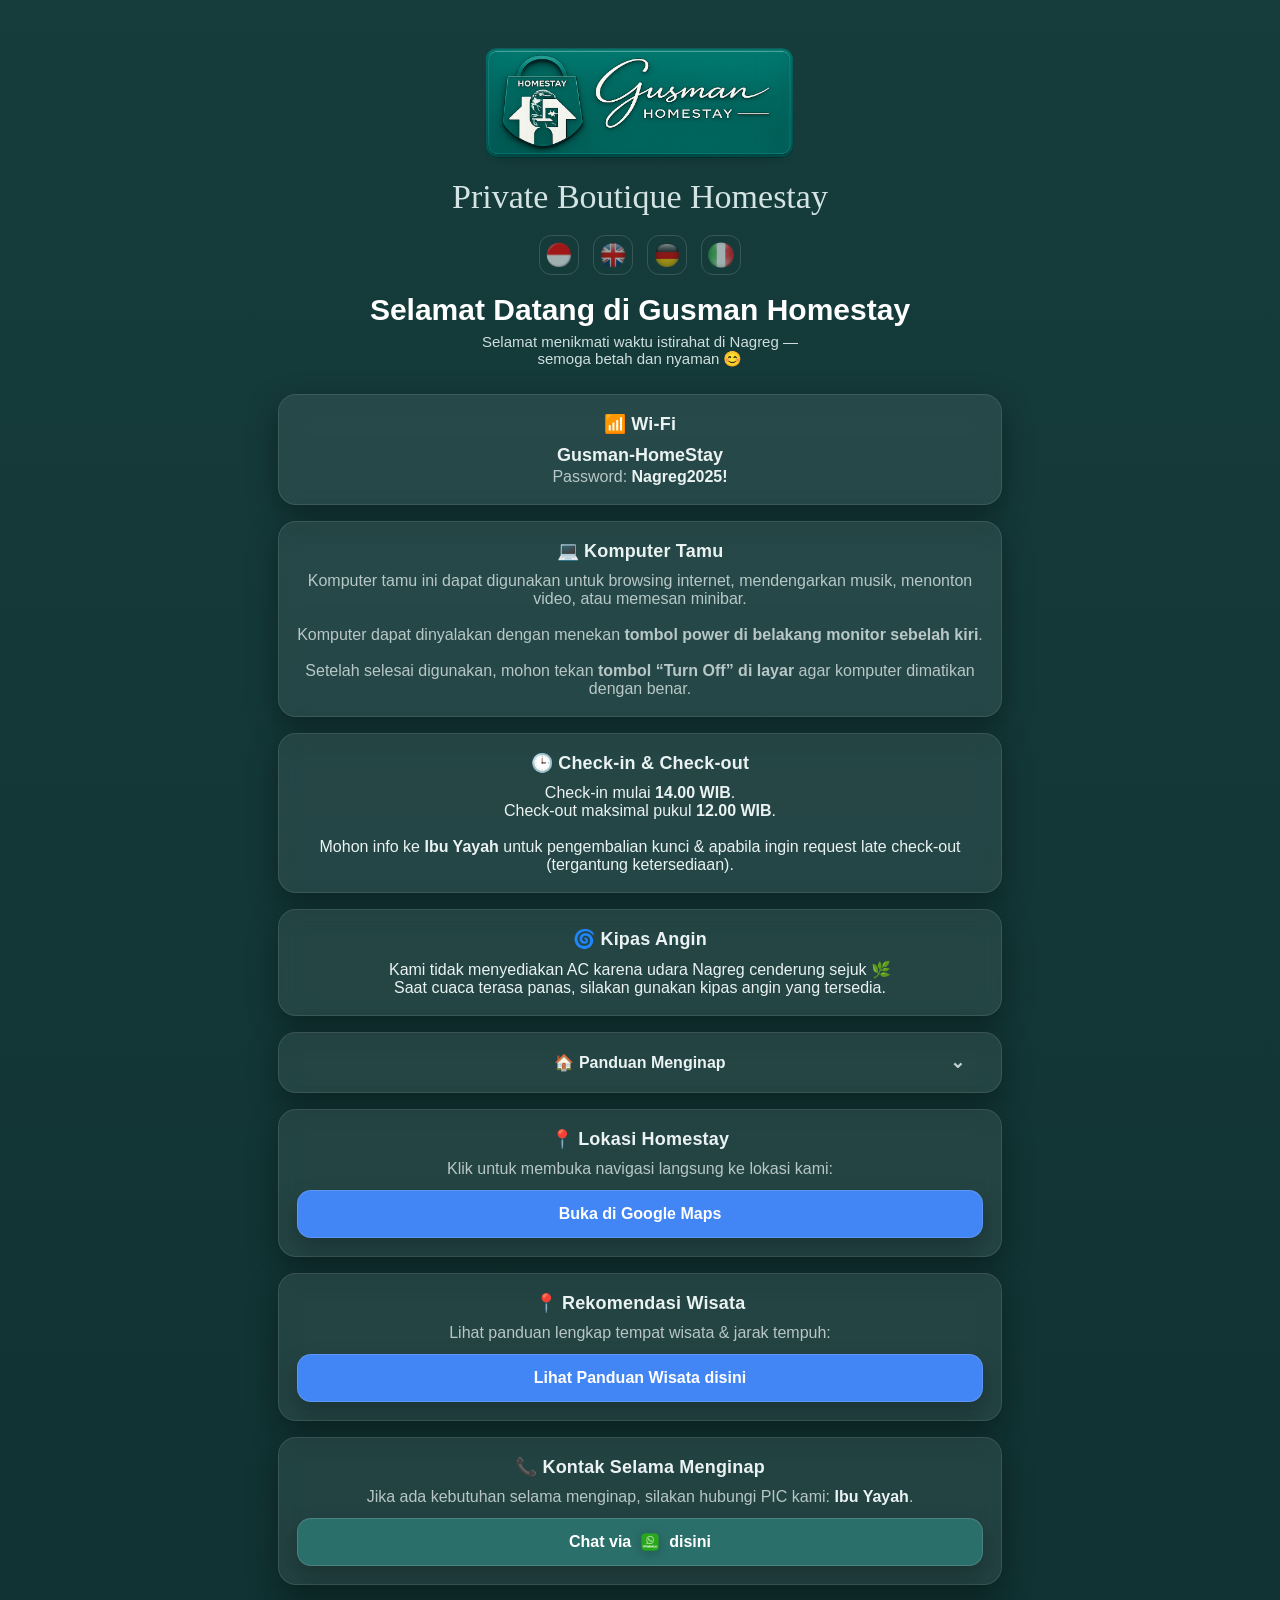
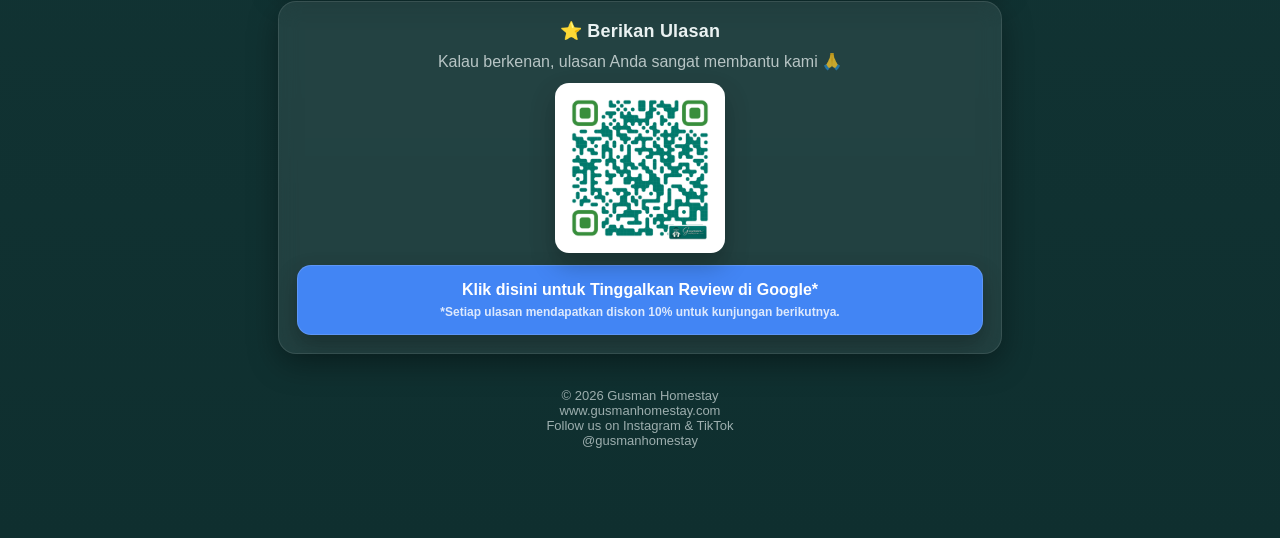
<file: stay/index.html>
<!DOCTYPE html>
<html lang="id">
<head>

  <!-- Open Graph for WhatsApp -->
  <meta property="og:type" content="website">
  <meta property="og:locale" content="id_ID">
  <meta property="og:url" content="https://www.gusmanhomestay.com/stay">
  <meta property="og:title" content="Panduan Check-in Gusman Homestay">
  <meta property="og:description" content="Informasi lengkap check-in, akses lokasi, dan panduan selama menginap. Klik untuk melihat panduan di www.gusmanhomestay.com/stay">
  <meta property="og:image" content="https://www.gusmanhomestay.com/images/panduan-checkin-banner.jpg">
  <meta property="og:image:width" content="1200">
  <meta property="og:image:height" content="630">

  <!-- Twitter fallback -->
  <meta name="twitter:card" content="summary_large_image">
  <meta name="twitter:image" content="https://www.gusmanhomestay.com/images/panduan-checkin-banner.jpg">

  <!-- Redirect -->
  <meta http-equiv="refresh" content="0; url=/stay/id.html">

</head>
</html>
</file>
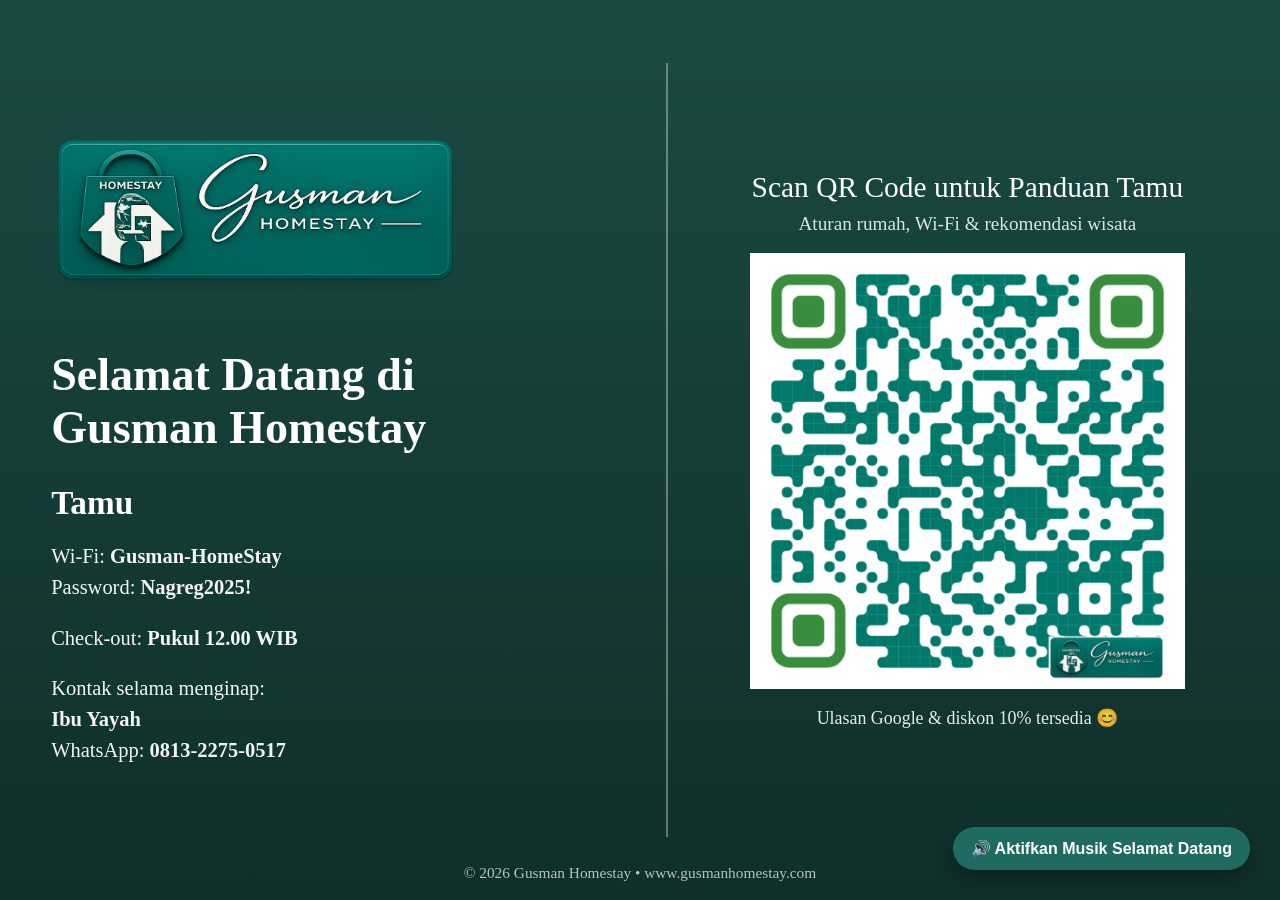
<file: tv-id.html>
<!DOCTYPE html>
<html lang="id">
<head>
<meta charset="UTF-8">
<meta name="viewport" content="width=device-width, initial-scale=1.0">
<title>Selamat Datang – Gusman Homestay</title>

<style>
:root{
  --bg1:#0f2f2a;
  --bg2:#1b4a44;
  --text:#ffffff;
}

*{
  box-sizing:border-box;
  margin:0;
  padding:0;
}

html, body{
  width:100%;
  height:100%;
  overflow:hidden;
  font-family:"Georgia", serif;
  background:
    radial-gradient(1200px 600px at 50% -40%, rgba(255,255,255,0.10), transparent 60%),
    linear-gradient(180deg, var(--bg2), var(--bg1));
  color:var(--text);
}

.tv-wrap{
  width:100vw;
  height:100vh;
  display:flex;
  align-items:center;
  justify-content:center;
}

.tv-card{
  width:92vw;
  height:86vh;
  display:grid;
  grid-template-columns:1fr 1fr;
  gap:4vw;
  align-items:center;
}

/* LEFT */
.left{
  display:flex;
  flex-direction:column;
  justify-content:center;
  gap:2.2vh;
}

.logo{
  max-width:32vw;
  margin-bottom:3vh;
}

h1{
  font-size:3.6vw;
  line-height:1.15;
}

.guest{
  font-size:2.6vw;
  margin-top:1vh;
}

.info{
  font-size:1.6vw;
  line-height:1.5;
  opacity:.95;
}

/* RIGHT */
.right{
  height:100%;
  display:flex;
  flex-direction:column;
  justify-content:center;
  align-items:center;
  text-align:center;
  border-left:2px solid rgba(255,255,255,.35);
  padding-left:3vw;
}

.qr-title{
  font-size:2.3vw;
  margin-bottom:1vh;
  white-space:nowrap;
}

.qr-sub{
  font-size:1.5vw;
  opacity:.85;
  margin-bottom:2vh;
}

.qr{
  width:clamp(420px, 34vw, 680px);
}

.qr-note{
  margin-top:2vh;
  font-size:1.4vw;
  opacity:.9;
}

/* FOOTER */
.footer{
  position:absolute;
  bottom:2vh;
  width:100%;
  text-align:center;
  font-size:1.2vw;
  opacity:.7;
}

/* 🔊 MUSIC BUTTON */
#enableMusicBtn{
  position:fixed;
  bottom:30px;
  right:30px;
  z-index:9999;
  padding:12px 18px;
  border-radius:999px;
  border:none;
  background:#1f6b5f;
  color:#fff;
  font-weight:600;
  font-size:16px;
  cursor:pointer;
  box-shadow:0 8px 20px rgba(0,0,0,.3);
}
</style>
</head>

<body>

<div class="tv-wrap">
  <div class="tv-card">

    <!-- LEFT -->
    <div class="left">
      <img src="/images/gusman-logo-dark.webp" class="logo" alt="Gusman Homestay">

      <h1>Selamat Datang di<br>Gusman Homestay</h1>

      <div class="guest">
        <strong id="guestName">Tamu</strong>
      </div>

      <div class="info">
        Wi-Fi: <strong>Gusman-HomeStay</strong><br>
        Password: <strong>Nagreg2025!</strong>
      </div>

      <div class="info">
        Check-out: <strong>Pukul 12.00 WIB</strong>
      </div>

      <div class="info">
        Kontak selama menginap:<br>
        <strong>Ibu Yayah</strong><br>
        WhatsApp: <strong>0813-2275-0517</strong>
      </div>
    </div>

    <!-- RIGHT -->
    <div class="right">
      <div class="qr-title">Scan QR Code untuk Panduan Tamu</div>
      <div class="qr-sub">Aturan rumah, Wi-Fi & rekomendasi wisata</div>

      <img src="/images/guide-qr.png" class="qr" alt="QR Panduan Tamu">

      <div class="qr-note">
        Ulasan Google & diskon 10% tersedia 😊
      </div>
    </div>

  </div>
</div>

<div class="footer">
  © 2026 Gusman Homestay • www.gusmanhomestay.com
</div>

<!-- 🔊 ENABLE MUSIC -->
<button id="enableMusicBtn">🔊 Aktifkan Musik Selamat Datang</button>

<audio id="bgMusic" loop>
  <source src="/music/welcome.mp3" type="audio/mpeg">
</audio>

<!-- GUEST NAME SCRIPT -->
<script>
(function () {
  const params = new URLSearchParams(window.location.search);
  const guest = params.get("guest");
  if (!guest) return;

  const el = document.getElementById("guestName");
  if (!el) return;

  el.textContent = decodeURIComponent(guest.replace(/\+/g, " "));
})();
</script>

<!-- MUSIC SCRIPT -->
<script>
(function () {
  const music = document.getElementById('bgMusic');
  const btn = document.getElementById('enableMusicBtn');
  if (!music || !btn) return;

  music.volume = 0.3;

  btn.addEventListener('click', function () {
    music.play().then(() => {
      btn.style.display = 'none';
    }).catch(() => {});
  });
})();
</script>

</body>
</html>
</file>
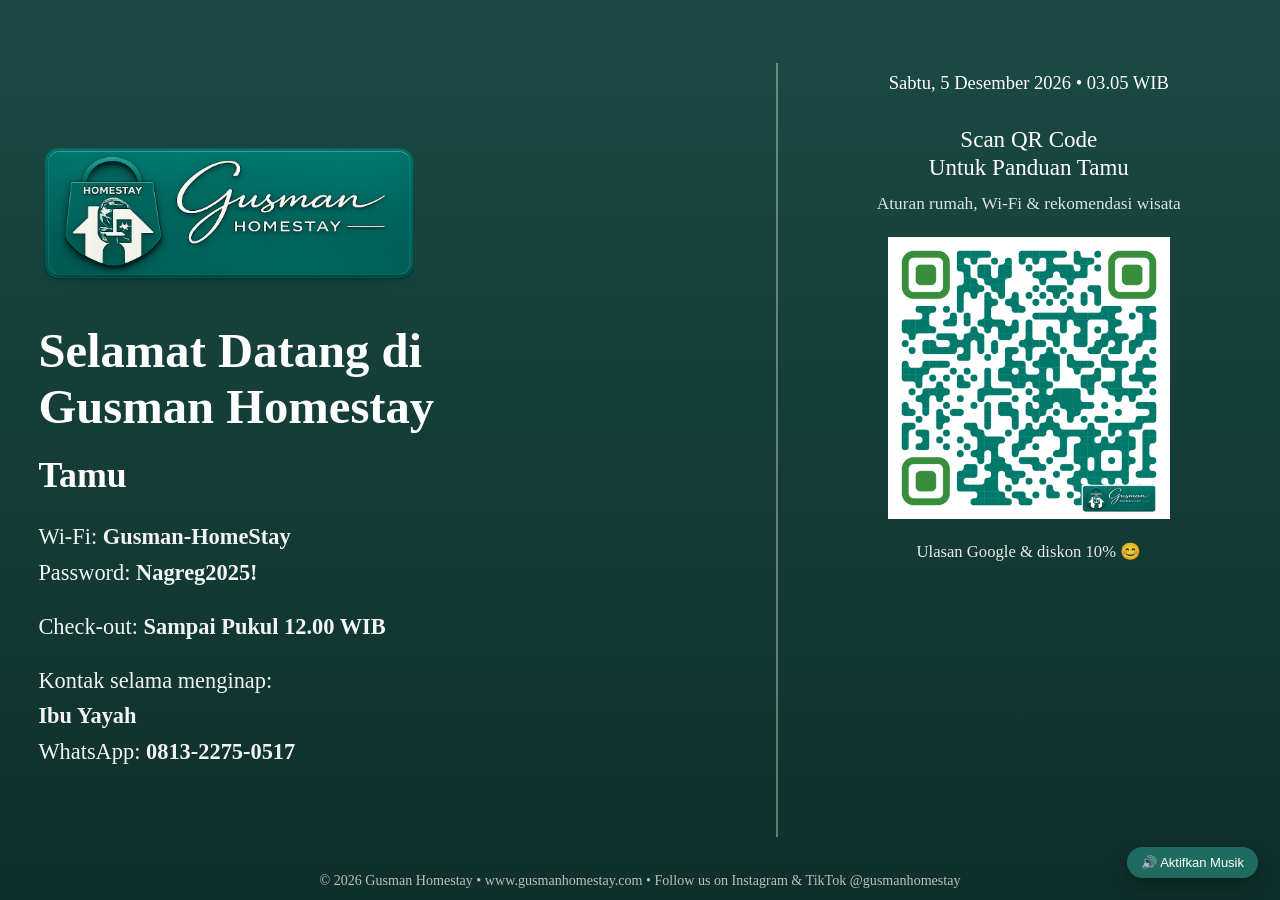
<file: tv.html>
<!DOCTYPE html>
<html lang="id">
<head>
<meta charset="UTF-8">
<meta name="viewport" content="width=device-width, initial-scale=1.0">
<title>Welcome – Gusman Homestay</title>

<style>
:root{
  --bg1:#0f2f2a;
  --bg2:#1b4a44;
  --text:#ffffff;
}

*{box-sizing:border-box;margin:0;padding:0}

html,body{
  width:100%;
  height:100%;
  overflow:hidden;
  font-family:"Georgia",serif;
  background:
    radial-gradient(1200px 600px at 50% -40%, rgba(255,255,255,.10), transparent 60%),
    linear-gradient(180deg,var(--bg2),var(--bg1));
  color:var(--text);
}

.tv-wrap{
  width:100vw;
  height:100vh;
  display:flex;
  align-items:center;
  justify-content:center;
}

.tv-card{
  width:94vw;
  height:86vh;
  display:grid;
  grid-template-columns:1.2fr 0.8fr;
  gap:3vw;
  align-items:center;
}

/* LEFT */
.left{
  display:flex;
  flex-direction:column;
  justify-content:flex-start;
  gap:2vh;
  padding-top:1.5vh;
}

.logo{
  max-width:30vw;
  margin-bottom:.6vh;
}

h1{
  font-size:3.8vw;
  line-height:1.15;
}

.guest{
  font-size:2.8vw;
  margin-bottom:.6vh;
}

.info{
  font-size:1.75vw;
  line-height:1.6;
  opacity:.95;
}

/* RIGHT */
.right{
  height:100%;
  display:flex;
  flex-direction:column;
  align-items:center;
  border-left:2px solid rgba(255,255,255,.35);
  padding-left:3vw;
  gap:1.4vh;
}

/* STATUS */
.status{
  width:100%;
  text-align:center;
  font-size:1.45vw;
  line-height:1.6;
  margin-top:.5vh;
  margin-bottom:1vh;
}

.qr-title{
  font-size:1.8vw;
  margin-top:.8vh;
  line-height:1.2;
  text-align:center;
  max-width:85%;
}

.qr-sub{
  font-size:1.35vw;
  opacity:.85;
  margin-bottom:1.2vh;
}

.qr{
  width:380px;
  max-width:22vw;
  height:auto;
}

.qr-note{
  margin-top:1.2vh;
  font-size:1.3vw;
  opacity:.9;
}

.footer{
  position:absolute;
  bottom:1.2vh;
  width:100%;
  text-align:center;
  font-size:1.1vw;
  opacity:.7;
}

/* MUSIC BUTTON */
#enableMusicBtn{
  position:fixed;
  bottom:22px;
  right:22px;
  padding:8px 14px;
  border-radius:999px;
  border:none;
  background:#1f6b5f;
  color:#fff;
  font-size:13px;
  cursor:pointer;
  box-shadow:0 8px 20px rgba(0,0,0,.3);
}
</style>
</head>

<body>

<div class="tv-wrap">
  <div class="tv-card">

    <!-- LEFT -->
    <div class="left">

      <img src="/images/gusman-logo-dark.webp" class="logo" alt="Gusman Homestay">

      <h1>
        <span class="lang-id">Selamat Datang di<br>Gusman Homestay</span>
        <span class="lang-en" style="display:none">Welcome to<br>Gusman Homestay</span>
      </h1>

      <div class="guest"><strong id="guestName">Tamu</strong></div>

      <div class="info">
        Wi-Fi: <strong>Gusman-HomeStay</strong><br>
        Password: <strong>Nagreg2025!</strong>
      </div>

      <div class="info">
        <span class="lang-id">Check-out: <strong>Sampai Pukul 12.00 WIB</strong></span>
        <span class="lang-en" style="display:none">Check-out: <strong>Until 12:00 PM</strong></span>
      </div>

      <div class="info">
        <span class="lang-id">
          Kontak selama menginap:<br>
          <strong>Ibu Yayah</strong><br>
          WhatsApp: <strong>0813-2275-0517</strong>
        </span>
        <span class="lang-en" style="display:none">
          During your stay:<br>
          <strong>Ibu Yayah</strong><br>
          WhatsApp: <strong>0813-2275-0517</strong>
        </span>
      </div>

    </div>

    <!-- RIGHT -->
    <div class="right">

      <div class="status">
        <div id="clock"></div>
        <div id="weather"></div>
        <div id="forecast"></div>
      </div>

      <div class="qr-title">
        <span class="lang-id">Scan QR Code<br>Untuk Panduan Tamu</span>
        <span class="lang-en" style="display:none">Scan QR Code<br>For Guest Guide</span>
      </div>

      <div class="qr-sub">
        <span class="lang-id">Aturan rumah, Wi-Fi & rekomendasi wisata</span>
        <span class="lang-en" style="display:none">House rules, Wi-Fi & local tips</span>
      </div>

      <img src="/images/guide-qr.png" class="qr" alt="QR Guide">

      <div class="qr-note">
        <span class="lang-id">Ulasan Google & diskon 10% 😊</span>
        <span class="lang-en" style="display:none">Google reviews & 10% discount 😊</span>
      </div>

    </div>

  </div>
</div>

<div class="footer">
© 2026 Gusman Homestay • www.gusmanhomestay.com • Follow us on Instagram & TikTok @gusmanhomestay
</div>

<button id="enableMusicBtn">🔊 Aktifkan Musik</button>
<audio id="bgMusic" loop>
  <source src="/music/welcome.mp3" type="audio/mpeg">
</audio>

<!-- GUEST NAME -->
<script>
(()=>{const p=new URLSearchParams(location.search).get("guest");
if(p){document.getElementById("guestName").textContent=decodeURIComponent(p.replace(/\+/g," "))}})();
</script>

<!-- LANGUAGE AUTO SWITCH -->
<script>
(()=>{let c='id';setInterval(()=>{
document.querySelectorAll('.lang-id').forEach(e=>e.style.display=c==='id'?'':'none');
document.querySelectorAll('.lang-en').forEach(e=>e.style.display=c==='en'?'':'none');
c=c==='id'?'en':'id';
},30000)})();
</script>

<!-- CLOCK & WEATHER (REAL DATA) -->
<script>
(async()=>{
const clockEl=document.getElementById("clock");
const weatherEl=document.getElementById("weather");
const forecastEl=document.getElementById("forecast");

function updateClock(){
const n=new Date();
clockEl.textContent=
n.toLocaleDateString("id-ID",{weekday:"long",day:"numeric",month:"long",year:"numeric",timeZone:"Asia/Jakarta"})
+" • "+
n.toLocaleTimeString("id-ID",{hour:"2-digit",minute:"2-digit",timeZone:"Asia/Jakarta"})
+" WIB";
}
updateClock();
setInterval(updateClock,1000);

try{
const r=await fetch("https://api.open-meteo.com/v1/forecast?latitude=-7.0165&longitude=107.8839&current_weather=true&daily=temperature_2m_max,temperature_2m_min,precipitation_sum&timezone=Asia/Jakarta");
const d=await r.json();

weatherEl.textContent=`🌡 ${d.current_weather.temperature}°C${d.daily.precipitation_sum[0]>0?" • 🌧 Hujan sekarang":""}`;

forecastEl.textContent=
d.daily.precipitation_sum[1]>0
?`🌦 Besok hujan • ${d.daily.temperature_2m_min[1]}–${d.daily.temperature_2m_max[1]}°C`
:`🌤 Besok cerah • ${d.daily.temperature_2m_min[1]}–${d.daily.temperature_2m_max[1]}°C`;
}catch(e){}
})();
</script>

<!-- MUSIC -->
<script>
(()=>{const m=document.getElementById("bgMusic");
const b=document.getElementById("enableMusicBtn");
b.onclick=()=>m.play().then(()=>b.style.display="none").catch(()=>{});})();
</script>

</body>
</html>
</file>
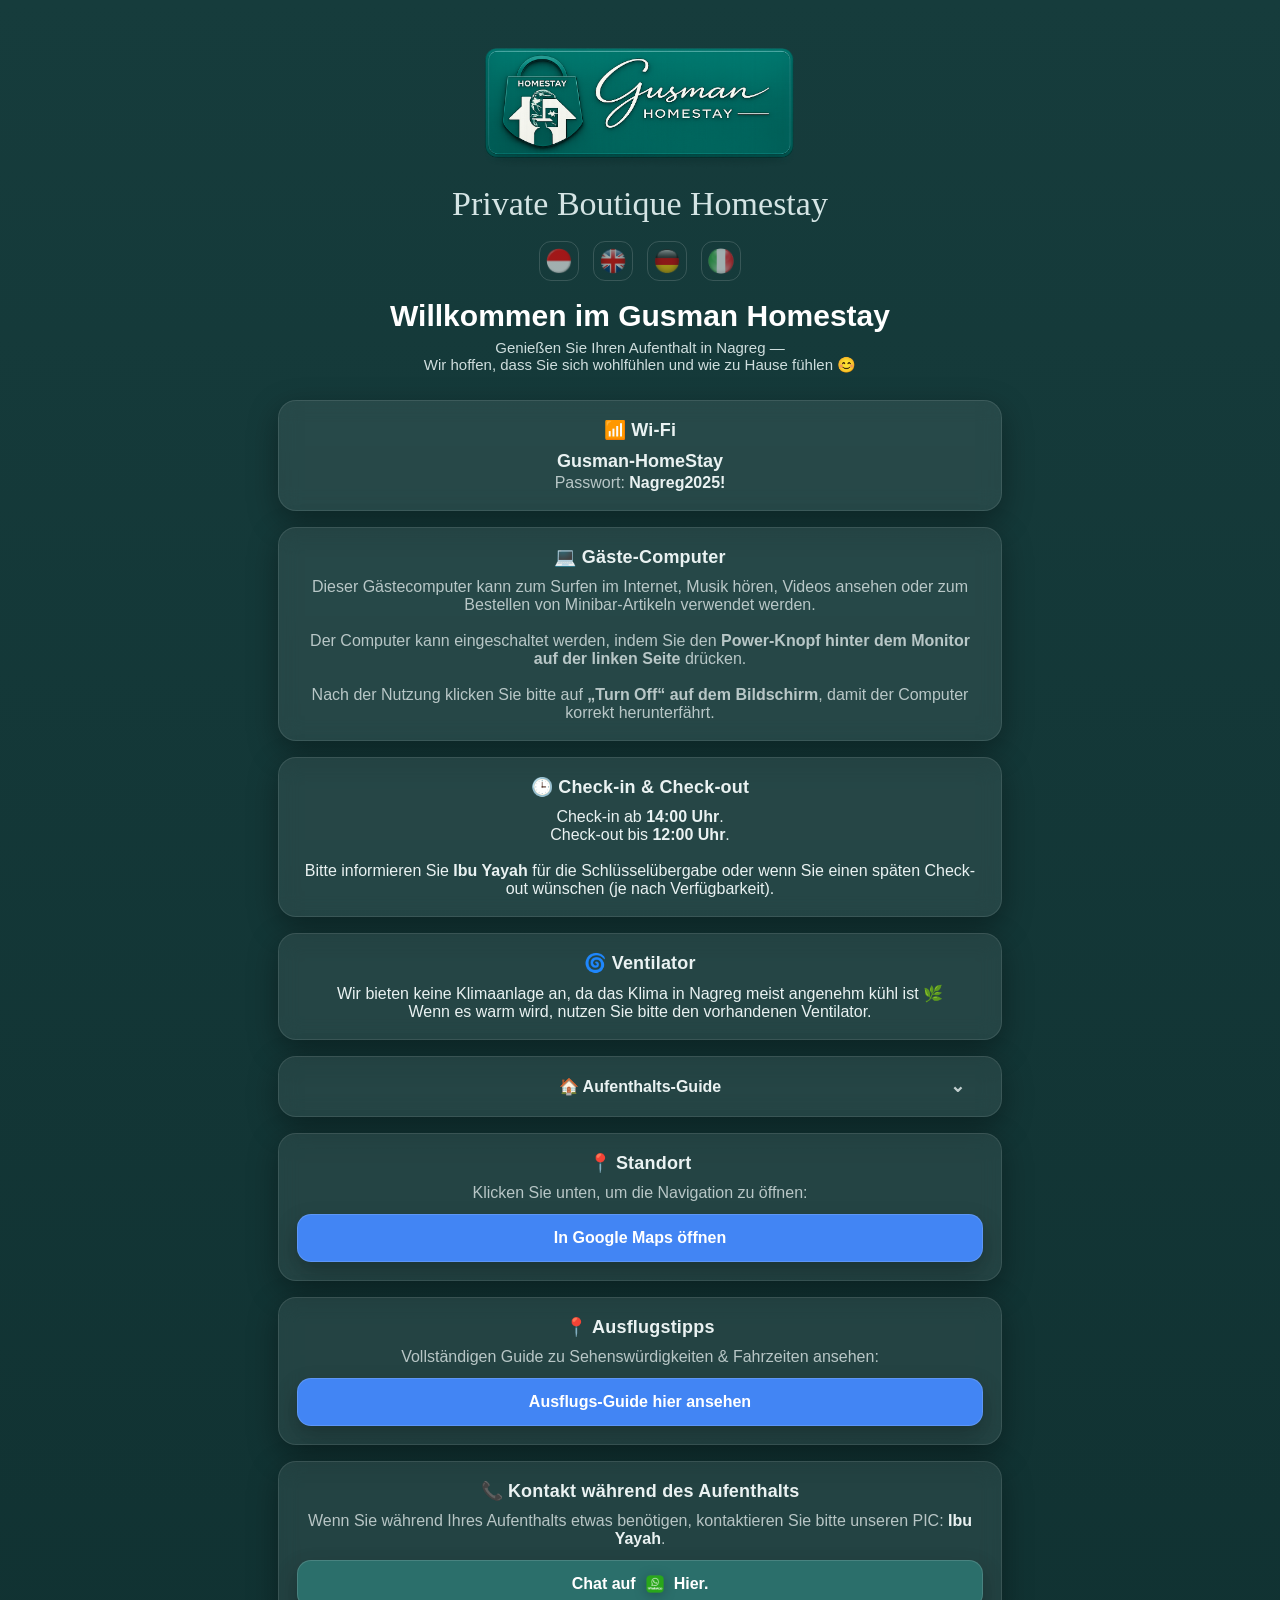
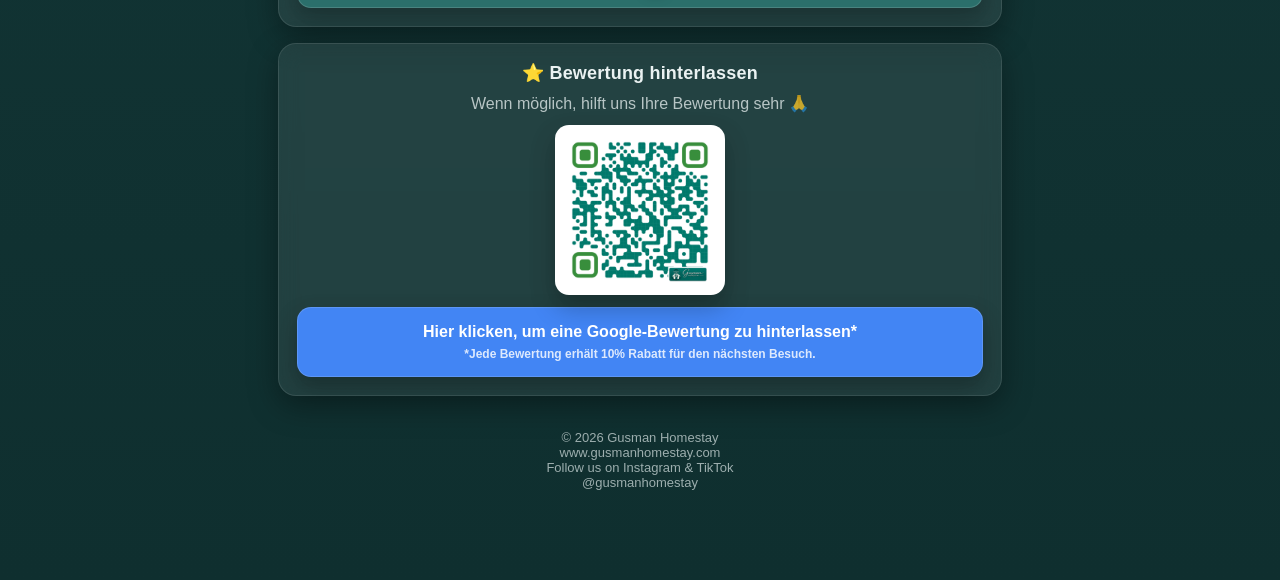
<file: stay/de.html>
<!DOCTYPE html>
<html lang="de">
<head>
  <meta charset="UTF-8" />
  <meta name="viewport" content="width=device-width, initial-scale=1.0" />
  <title>Gäste-Guide – Gusman Homestay</title>

  <style>
    :root{
      --bg1:#0f2f2f;
      --bg2:#163c3c;

      --card: rgba(255,255,255,0.08);
      --cardBorder: rgba(255,255,255,0.10);

      --text:#eaf2f2;
      --muted: rgba(234,242,242,0.75);

      --shadow: 0 10px 30px rgba(0,0,0,0.35);
      --radius: 18px;

      /* brand-ish teal (less neon than WhatsApp green) */
      --brandTeal:#2b6f6b;
      --brandTealHover:#2f7a75;

      --blue:#4285F4;
      --blueHover:#4b93ff;
    }

    *{ box-sizing:border-box; }

    body{
      margin:0;
      font-family:-apple-system,BlinkMacSystemFont,"Segoe UI",Roboto,Arial,sans-serif;
      color:var(--text);
      background:
        radial-gradient(1000px 500px at 50% -50%, rgba(255,255,255,0.12), transparent 60%),
        linear-gradient(180deg, var(--bg2), var(--bg1));
      min-height:100vh;
    }

    .container{
      max-width:760px;
      margin:auto;
      padding:34px 18px 90px;
    }

    /* Header */
    .header{
      text-align:center;
      margin:10px 0 26px;
    }

    .logo{
      text-align:center;
      margin-bottom:18px;
    }

    .logo img{
      width:320px;          /* bigger logo */
      max-width:92%;
      height:auto;
      display:block;
      margin:0 auto 10px;
    }

    .tagline{
      font-family: "Georgia", serif;
      font-size:34px;
      color:#dfeeee;
      opacity:0.95;
      margin: 0 0 14px;
      animation: floaty 2.8s ease-in-out infinite; /* dancing */
    }

    @keyframes floaty{
      0%,100% { transform: translateY(0); }
      50%     { transform: translateY(-6px); }
    }
    @media (prefers-reduced-motion: reduce){
      .tagline{ animation:none; }
    }

    h1{
      text-align:center;
      font-size:30px;
      margin:0 0 6px;
      color:#ffffff;
    }

    .subtitle{
      text-align:center;
      color:#cfdede;
      margin:0 0 22px;
      font-size:15px;
    }

    /* Cards */
    .card{
      background:var(--card);
      border:1px solid var(--cardBorder);
      padding:18px;
      border-radius:var(--radius);
      margin-bottom:16px;
      box-shadow:var(--shadow);
      backdrop-filter: blur(10px);
      text-align:center; /* centered like you wanted */
    }

    .card h2{
      margin:0 0 10px;
      font-size:18px;
      letter-spacing:0.2px;

      display:flex;
      justify-content:center;
      align-items:center;
      gap:10px;
    }

    .wifi{
      font-size:18px;
      font-weight:700;
      margin-bottom:2px;
    }

    .muted{ color:var(--muted); }

    /* Buttons */
    .button{
      display:flex;
      align-items:center;
      justify-content:center;
      gap:10px;

      text-align:center;
      padding:14px 14px;
      border-radius:14px;
      text-decoration:none;
      font-weight:800;
      margin-top:12px;

      border:1px solid rgba(255,255,255,0.14);
      box-shadow: 0 10px 22px rgba(0,0,0,0.25);
      transition: transform .15s ease, opacity .15s ease, background .15s ease;
    }
    @media (hover:hover){
      .button:hover{ transform: translateY(-1px); }
    }

    /* WhatsApp button (teal, not neon green) */
    .whatsapp{
      background:var(--brandTeal);
      color:#fff;
    }
    .whatsapp:hover{ background:var(--brandTealHover); }

    .review{
      background:var(--blue);
      color:#fff;
    }
    .review:hover{ background:var(--blueHover); }

    /* WhatsApp icon inside button */
    .wa-icon{
      width:18px;
      height:18px;
      display:inline-block;
      vertical-align:middle;
      filter: drop-shadow(0 2px 6px rgba(0,0,0,.25));
    }

    /* Review button small note */
    .btn-title{
      font-size:16px;
      line-height:1.2;
    }
    .btn-note{
      margin-top:6px;
      font-size:12px;
      font-weight:600;
      opacity:0.82;      /* smaller + softer */
      line-height:1.25;
    }

    /* QR in review card */
    .qr-wrap{
      margin-top:12px;
      display:flex;
      align-items:center;
      justify-content:center;
    }
    .qr{
      width:170px;
      max-width:70%;
      height:auto;
      border-radius:14px;
      background:#fff;
      padding:10px;
      box-shadow: 0 12px 24px rgba(0,0,0,0.25);
    }

    /* Accordion (Aturan Rumah) */
    details{
      position:relative;
      text-align:left; /* rules stay left */
    }

    .rules{
      margin-top:12px;
      color:var(--text);
      line-height:1.55;
      text-align:left;     /* keep rules left for readability */
    }
    summary{
      cursor:pointer;
      list-style:none;
      user-select:none;
      display:flex;
      align-items:center;
      justify-content:space-between;
      gap:12px;
      font-weight:900;
      padding:2px 0;
    }
    summary::-webkit-details-marker{ display:none; }

    .chev{
      opacity:0.8;
      transition: transform .2s ease;
      font-size:18px;
    }
    details[open] .chev{ transform: rotate(180deg); }

    summary{
      justify-content:center;     /* center content */
      text-align:center;
    }

    summary .chev{
      position:absolute;
      right:18px;                /* keep arrow on the right */
    }
    .rules{
      margin-top:12px;
      color:var(--text);
      line-height:1.55;
    }
    .rules ul{
      margin:0;
      padding-left:18px;
    }
    .rules li{ margin:6px 0; }

    /* Footer */
    .footer{
      text-align:center;
      font-size:13px;
      color:rgba(234,242,242,0.65);
      margin-top:34px;
    }

    @media (max-width:420px){
      .tagline{ font-size:28px; }
      h1{ font-size:26px; }
      .logo img{ width:250px; }
    }

    .subtitle{
      max-width:520px;   /* prevents ugly wrapping */
      margin:0 auto 22px;
    }

    .subtitle-line{
      display:block;     /* always moves to next line */
    }

   .lang-switch{
  display:flex;
  justify-content:center;
  gap:14px;
  margin-bottom:18px;
}

.lang{
  display:flex;
  align-items:center;
  justify-content:center;
  padding:6px;
  border-radius:12px;
  border:1px solid rgba(255,255,255,.25);
  opacity:.6;
  transition:.2s ease;
}

.lang img{
  width:26px;
  height:auto;
  display:block;
  border-radius:4px;
}

.lang:hover{
  opacity:1;
  transform:translateY(-2px);
}

.lang.active{
  opacity:1;
  background:rgba(255,255,255,.12);
}
    .button{
      transition: transform .15s ease, box-shadow .15s ease;
    }

    .button:active{
      transform: scale(0.97);
      box-shadow: 0 6px 14px rgba(0,0,0,0.25);
    }
/* ✅ FIX: force logo size (overrides any bad img{width:100%} rule) */
.logo img{
  width:320px !important;
  max-width:92% !important;
  height:auto !important;
}

/* small screens */
@media (max-width:420px){
  .logo img{
    width:250px !important;
  }
}
  </style>
</head>

<body>
  <div class="container">

    <div class="header">
      <div class="logo">
        <img src="/images/gusman-logo-dark.webp" alt="Gusman Homestay">
        <div class="tagline">Private Boutique Homestay</div>
      </div>

      <div class="lang-switch">
  <a href="/stay/id.html" class="lang" onclick="localStorage.setItem('langChosen','id')">
    <img src="/flags/id.png" alt="Indonesian">
  </a>
  <a href="/stay/en.html" class="lang" onclick="localStorage.setItem('langChosen','en')">
    <img src="/flags/en.png" alt="English">
  </a>
  <a href="/stay/de.html" class="lang" onclick="localStorage.setItem('langChosen','de')">
    <img src="/flags/de.png" alt="Deutsch">
  </a>
  <a href="/stay/it.html" class="lang" onclick="localStorage.setItem('langChosen','it')">
    <img src="/flags/it.png" alt="Italiano">
  </a>
</div>

      <h1>Willkommen im Gusman Homestay</h1>
      <p class="subtitle">
        Genießen Sie Ihren Aufenthalt in Nagreg —
        <span class="subtitle-line">Wir hoffen, dass Sie sich wohlfühlen und wie zu Hause fühlen 😊</span>
      </p>
    </div>

    <div class="card">
      <h2>📶 Wi-Fi</h2>
      <div class="wifi">Gusman-HomeStay</div>
      <div class="muted">Passwort: <strong style="color:var(--text)">Nagreg2025!</strong></div>
    </div>

  <div class="card">
  <h2>💻 Gäste-Computer</h2>
  <div class="muted">
    Dieser Gästecomputer kann zum Surfen im Internet, Musik hören, Videos ansehen oder zum Bestellen von Minibar-Artikeln verwendet werden.<br><br>
    Der Computer kann eingeschaltet werden, indem Sie den <strong>Power-Knopf hinter dem Monitor auf der linken Seite</strong> drücken.<br><br>
    Nach der Nutzung klicken Sie bitte auf <strong>„Turn Off“ auf dem Bildschirm</strong>, damit der Computer korrekt herunterfährt.
  </div>
</div>
    
    <div class="card">
    <h2>🕒 Check-in & Check-out</h2>
<div>
  Check-in ab <strong>14:00 Uhr</strong>.<br>
  Check-out bis <strong>12:00 Uhr</strong>.<br><br>
  Bitte informieren Sie <strong>Ibu Yayah</strong> für die Schlüsselübergabe oder wenn Sie einen späten Check-out wünschen (je nach Verfügbarkeit).
</div>
    </div>

    <div class="card">
      <h2>🌀 Ventilator</h2>
      <div>
        Wir bieten keine Klimaanlage an, da das Klima in Nagreg meist angenehm kühl ist 🌿<br>
        Wenn es warm wird, nutzen Sie bitte den vorhandenen Ventilator.
      </div>
    </div>

    <div class="card">
      <details>
        <summary>
          🏠 Aufenthalts-Guide
          <span class="chev">⌄</span>
        </summary>

        <div class="rules">
          <ul>
            <li>Rauchen im Haus ist verboten (Wohnzimmer, Schlafzimmer, Badezimmer und Toilette). Rauchen ist nur auf der hinteren Terrasse und der vorderen Veranda erlaubt.</li>
            <li>Bitte bewahren Sie Ruhe und respektieren Sie die Umgebung.</li>
            <li>Halten Sie das Haus und alle Einrichtungen sauber.</li>
            <li>Bitte schalten Sie Licht, Gas und elektronische Geräte aus, wenn Sie das Haus verlassen.</li>
            <li>Benutzte Handtücher/Bettwäsche/Decken: bitte im vorgesehenen Bereich (in der Nähe der Waschmaschine) ablegen.</li>
            <li>Wasserdruck Toilette/Bidet: Öffnen Sie zuerst leicht den Wasserhahn am Waschbecken und benutzen Sie das Bidet langsam, damit der Wasserdruck starker/stabil bleibt.</li>
            <li>Bitte lassen Sie keine Wertsachen unbeaufsichtigt. Verluste durch Fahrlässigkeit liegen in der Verantwortung des Gastes.</li>
            <li>Bei Schäden oder Verlust von Gegenständen informieren Sie bitte sofort den PIC.</li>
            <li>Amenities sind nur für die Nutzung während des Aufenthalts bestimmt (mitnehmbar: Hausschuhe sowie Zahnbürste & Zahnpasta).</li>
            <li>Smart-TV & Streaming: Bitte das Profil „Gusman Homestay“/„Homestay“ verwenden und keine Kontoeinstellungen ändern.</li>
          </ul>
        </div>
      </details>
    </div>
<div class="card">
  <h2>📍 Standort</h2>
  <div class="muted">Klicken Sie unten, um die Navigation zu öffnen:</div>
  <a class="button review" href="https://maps.google.com/?q=Gusman+Homestay+Nagreg" target="_blank" rel="noopener">
    In Google Maps öffnen
  </a>
</div>
    <div class="card">
      <h2>📍 Ausflugstipps</h2>
      <div class="muted">Vollständigen Guide zu Sehenswürdigkeiten & Fahrzeiten ansehen:</div>
      <a class="button review" href="https://www.gusmanhomestay.com/files/panduan-wisata-de.pdf" target="_blank" rel="noopener">
        Ausflugs-Guide hier ansehen
      </a>
    </div>

    <div class="card">
      <h2>📞 Kontakt während des Aufenthalts</h2>
      <div class="muted">
        Wenn Sie während Ihres Aufenthalts etwas benötigen, kontaktieren Sie bitte unseren PIC: <strong style="color:var(--text)">Ibu Yayah</strong>.
      </div>

      <a class="button whatsapp" href="https://wa.me/6281322750517" target="_blank" rel="noopener">
        Chat auf <img src="/images/whatsapp.png" alt="WhatsApp" class="wa-icon"> Hier.
      </a>
    </div>

    <div class="card">
      <h2>⭐ Bewertung hinterlassen</h2>
      <div class="muted">Wenn möglich, hilft uns Ihre Bewertung sehr 🙏</div>

      <div class="qr-wrap">
        <img class="qr" src="/images/google-review-qr.png" alt="QR Google Review">
      </div>

      <a class="button review" href="https://g.page/r/Ce6Oj_WL_eI3EBM/review" target="_blank" rel="noopener">
        <div>
          <div class="btn-title">Hier klicken, um eine Google-Bewertung zu hinterlassen*</div>
          <div class="btn-note">*Jede Bewertung erhält 10% Rabatt für den nächsten Besuch.</div>
        </div>
      </a>
    </div>

    <div class="footer">
      © 2026 Gusman Homestay<br>
      www.gusmanhomestay.com<br>
      Follow us on Instagram & TikTok<br>
      @gusmanhomestay
    </div>

  </div>
</body>
</html>
</file>
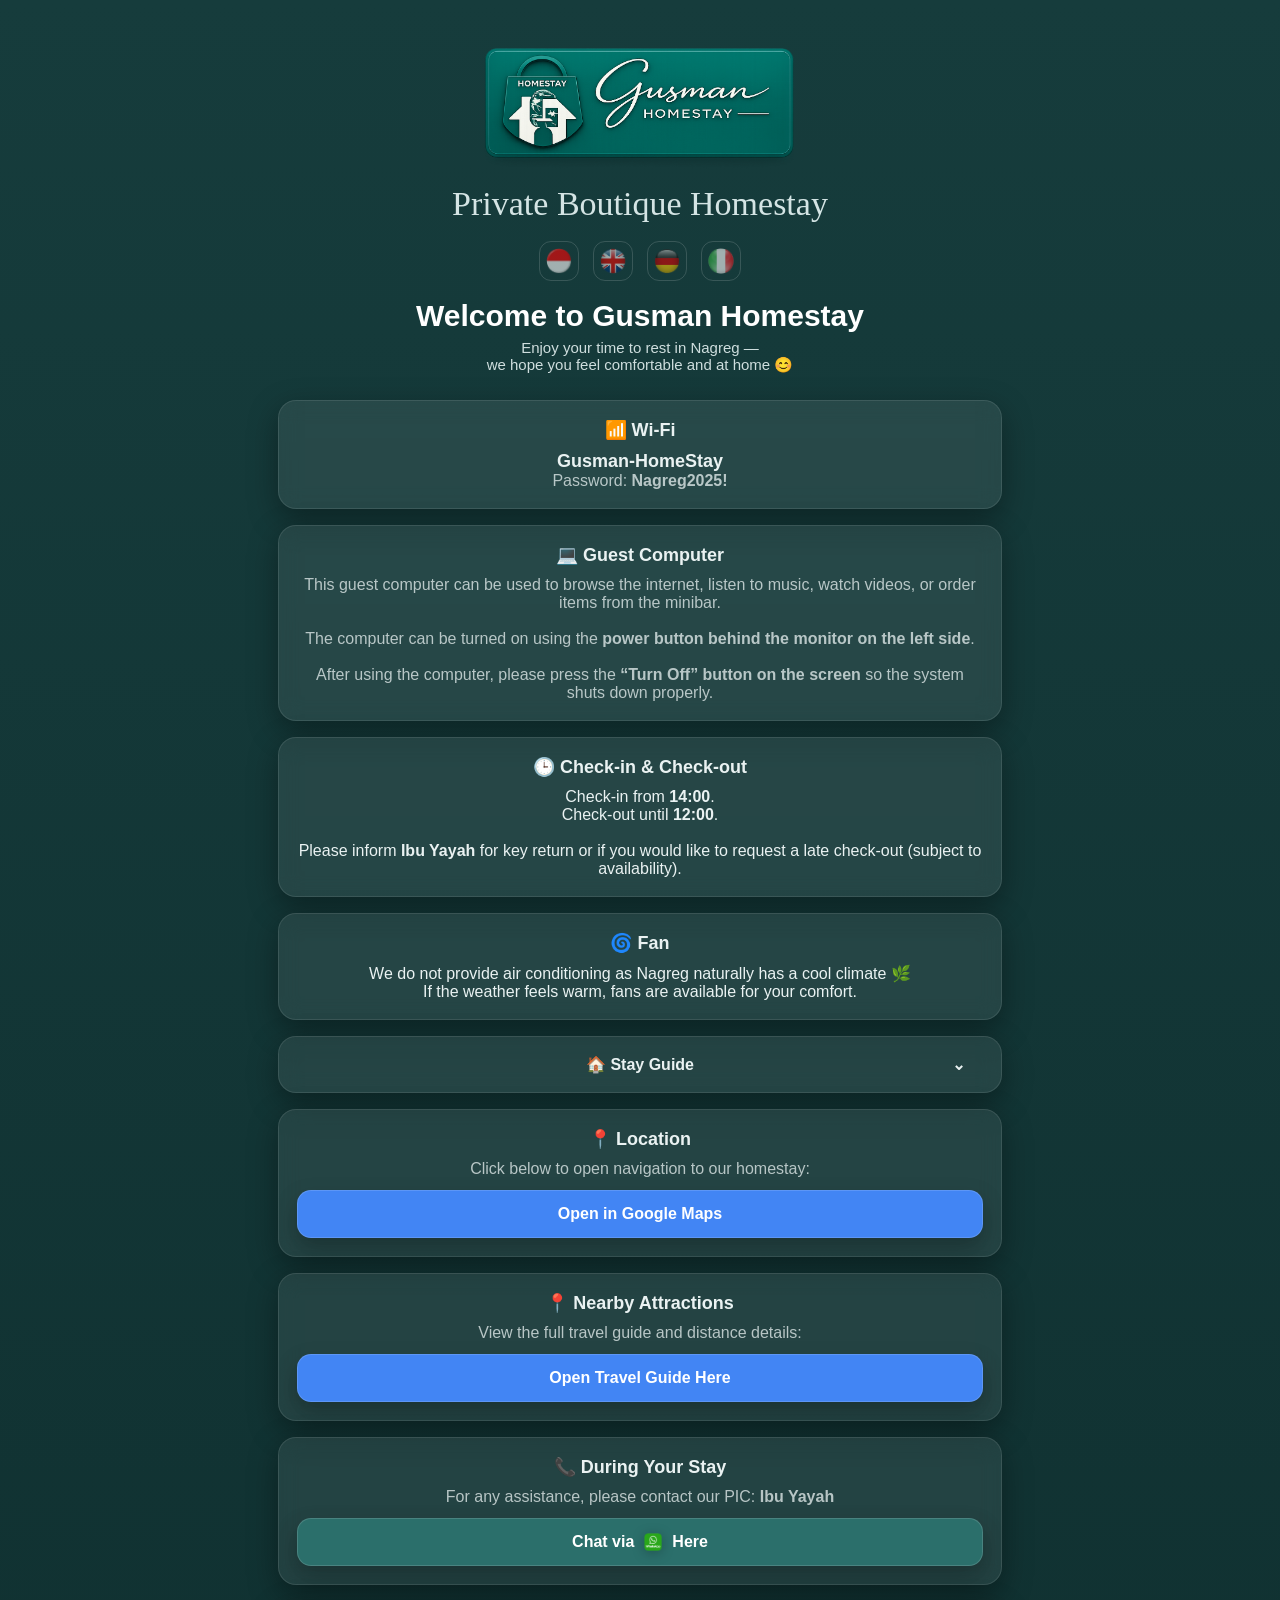
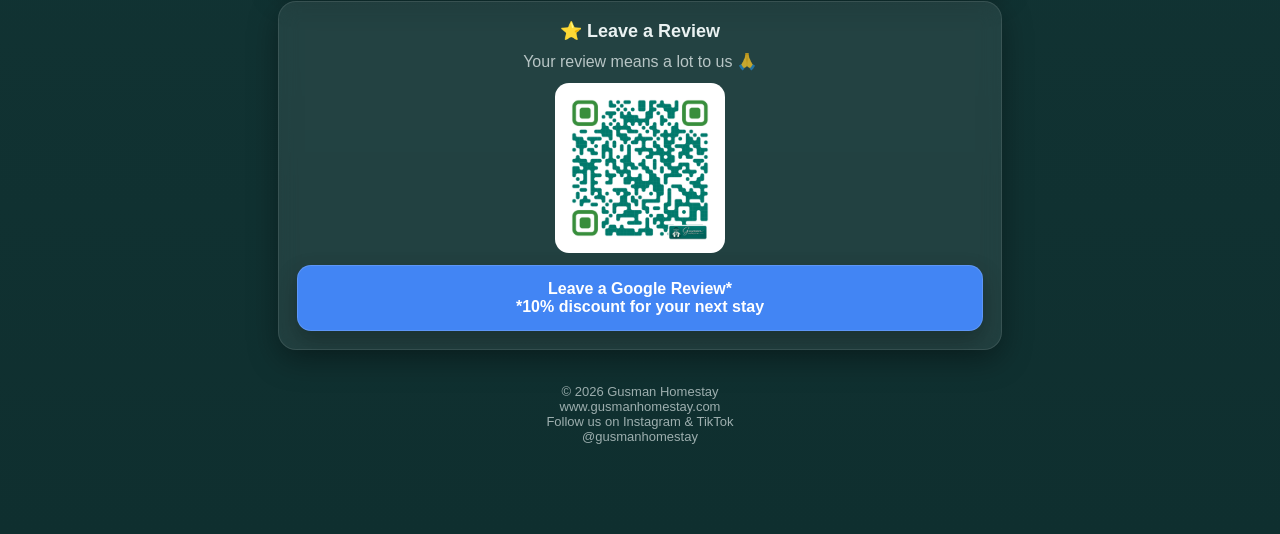
<file: stay/en.html>
<!DOCTYPE html>
<html lang="en">
<head>
  <meta charset="UTF-8" />
  <meta name="viewport" content="width=device-width, initial-scale=1.0" />
  <title>Guest Guide – Gusman Homestay</title>

  <style>
    :root{
      --bg1:#0f2f2f;
      --bg2:#163c3c;

      --card: rgba(255,255,255,0.08);
      --cardBorder: rgba(255,255,255,0.10);

      --text:#eaf2f2;
      --muted: rgba(234,242,242,0.75);

      --shadow: 0 10px 30px rgba(0,0,0,0.35);
      --radius: 18px;

      --brandTeal:#2b6f6b;
      --brandTealHover:#2f7a75;

      --blue:#4285F4;
      --blueHover:#4b93ff;
    }

    *{ box-sizing:border-box; }

    body{
      margin:0;
      font-family:-apple-system,BlinkMacSystemFont,"Segoe UI",Roboto,Arial,sans-serif;
      color:var(--text);
      background:
        radial-gradient(1000px 500px at 50% -50%, rgba(255,255,255,0.12), transparent 60%),
        linear-gradient(180deg, var(--bg2), var(--bg1));
      min-height:100vh;
    }

    .container{
      max-width:760px;
      margin:auto;
      padding:34px 18px 90px;
    }

    .header{
      text-align:center;
      margin:10px 0 26px;
    }

    .logo{
      text-align:center;
      margin-bottom:18px;
    }

    .logo img{
      width:320px;
      max-width:92%;
      height:auto;
      display:block;
      margin:0 auto 10px;
    }

    .tagline{
      font-family: "Georgia", serif;
      font-size:34px;
      color:#dfeeee;
      opacity:0.95;
      margin: 0 0 14px;
      animation: floaty 2.8s ease-in-out infinite;
    }

    @keyframes floaty{
      0%,100% { transform: translateY(0); }
      50%     { transform: translateY(-6px); }
    }

    h1{
      text-align:center;
      font-size:30px;
      margin:0 0 6px;
      color:#ffffff;
    }

    .subtitle{
      max-width:520px;
      margin:0 auto 22px;
      text-align:center;
      color:#cfdede;
      font-size:15px;
    }

    .subtitle-line{
      display:block;
    }

    .card{
      background:var(--card);
      border:1px solid var(--cardBorder);
      padding:18px;
      border-radius:var(--radius);
      margin-bottom:16px;
      box-shadow:var(--shadow);
      backdrop-filter: blur(10px);
      text-align:center;
    }

    .card h2{
      margin:0 0 10px;
      font-size:18px;
      display:flex;
      justify-content:center;
      align-items:center;
      gap:10px;
    }

    .wifi{
      font-size:18px;
      font-weight:700;
    }

    .muted{ color:var(--muted); }

    .button{
      display:flex;
      align-items:center;
      justify-content:center;
      gap:10px;
      padding:14px;
      border-radius:14px;
      text-decoration:none;
      font-weight:800;
      margin-top:12px;
      border:1px solid rgba(255,255,255,0.14);
      box-shadow: 0 10px 22px rgba(0,0,0,0.25);
    }

    .whatsapp{
      background:var(--brandTeal);
      color:#fff;
    }

    .review{
      background:var(--blue);
      color:#fff;
    }

    .wa-icon{
      width:18px;
      height:18px;
      filter: drop-shadow(0 2px 6px rgba(0,0,0,.25));
    }

    .qr-wrap{
      margin-top:12px;
      display:flex;
      justify-content:center;
    }

    .qr{
      width:170px;
      max-width:70%;
      background:#fff;
      padding:10px;
      border-radius:14px;
    }

    details{
      position:relative;
      text-align:left;
    }

    summary{
      cursor:pointer;
      list-style:none;
      display:flex;
      justify-content:center;
      font-weight:900;
    }

    summary .chev{
      position:absolute;
      right:18px;
    }

    .rules{
      margin-top:12px;
      line-height:1.55;
    }

    .rules ul{
      padding-left:18px;
    }

    .footer{
      text-align:center;
      font-size:13px;
      color:rgba(234,242,242,0.65);
      margin-top:34px;
    }
.lang-switch{
  display:flex;
  justify-content:center;
  gap:14px;
  margin-bottom:18px;
}

.lang{
  display:flex;
  align-items:center;
  justify-content:center;
  padding:6px;
  border-radius:12px;
  border:1px solid rgba(255,255,255,.25);
  opacity:.6;
  transition:.2s ease;
}

.lang img{
  width:26px;
  height:auto;
  display:block;
  border-radius:4px;
}

.lang:hover{
  opacity:1;
  transform:translateY(-2px);
}

.lang.active{
  opacity:1;
  background:rgba(255,255,255,.12);
}
.button{
  transition: transform .15s ease, box-shadow .15s ease;
}

.button:active{
  transform: scale(0.97);
  box-shadow: 0 6px 14px rgba(0,0,0,0.25);
}
/* ✅ FIX: force logo size (overrides any bad img{width:100%} rule) */
.logo img{
  width:320px !important;
  max-width:92% !important;
  height:auto !important;
}

/* small screens */
@media (max-width:420px){
  .logo img{
    width:250px !important;
  }
}
  </style>
</head>

<body>
<div class="container">

  <div class="header">
    <div class="logo">
      <img src="/images/gusman-logo-dark.webp" alt="Gusman Homestay">
      <div class="tagline">Private Boutique Homestay</div>
    </div>
    
<div class="lang-switch">
  <a href="/stay/id.html" class="lang" onclick="localStorage.setItem('langChosen','id')">
    <img src="/flags/id.png" alt="Indonesian">
  </a>
  <a href="/stay/en.html" class="lang" onclick="localStorage.setItem('langChosen','en')">
    <img src="/flags/en.png" alt="English">
  </a>
  <a href="/stay/de.html" class="lang" onclick="localStorage.setItem('langChosen','de')">
    <img src="/flags/de.png" alt="Deutsch">
  </a>
  <a href="/stay/it.html" class="lang" onclick="localStorage.setItem('langChosen','it')">
    <img src="/flags/it.png" alt="Italiano">
  </a>
</div>
    
    <h1>Welcome to Gusman Homestay</h1>
    <p class="subtitle">
      Enjoy your time to rest in Nagreg —
      <span class="subtitle-line">we hope you feel comfortable and at home 😊</span>
    </p>
  </div>

  <div class="card">
    <h2>📶 Wi-Fi</h2>
    <div class="wifi">Gusman-HomeStay</div>
    <div class="muted">Password: <strong>Nagreg2025!</strong></div>
  </div>

<div class="card">
  <h2>💻 Guest Computer</h2>
  <div class="muted">
    This guest computer can be used to browse the internet, listen to music, watch videos, or order items from the minibar.<br><br>
    The computer can be turned on using the <strong>power button behind the monitor on the left side</strong>.<br><br>
    After using the computer, please press the <strong>“Turn Off” button on the screen</strong> so the system shuts down properly.
  </div>
</div>
<div class="card">
  <h2>🕒 Check-in & Check-out</h2>
<div>
  Check-in from <strong>14:00</strong>.<br>
  Check-out until <strong>12:00</strong>.<br><br>
  Please inform <strong>Ibu Yayah</strong> for key return or if you would like to request a late check-out (subject to availability).
</div>
  </div>

  <div class="card">
    <h2>🌀 Fan</h2>
    We do not provide air conditioning as Nagreg naturally has a cool climate 🌿<br>
    If the weather feels warm, fans are available for your comfort.
  </div>

  <div class="card">
    <details>
      <summary>🏠 Stay Guide <span class="chev">⌄</span></summary>
          <div class="rules">
        <ul>
          <li>No smoking inside the house (living room, bedrooms, bathroom, and toilet). Smoking is allowed only on the back patio and front terrace.</li>
          <li>Please keep noise to a minimum and respect the surrounding neighborhood.</li>
          <li>Keep the house and all facilities clean.</li>
          <li>Turn off lights, gas, and electronic devices when leaving the house.</li>
          <li>Used towels/bed sheets/blankets: please place them in the designated area (near the washing machine).</li>
          <li>Toilet/bidet water pressure: slightly open the sink tap first, then use the bidet slowly to keep water pressure stronger / stable.</li>
          <li>Please do not leave valuables unattended. Loss due to guest negligence is the guest’s responsibility.</li>
          <li>If there is any damage or missing item, please report it immediately to the PIC.</li>
          <li>Amenities are for use during the stay only (items allowed to take home: guest slippers, toothbrush & toothpaste).</li>
          <li>Smart TV & streaming: use the “Gusman Homestay”/“Homestay” profile and do not change account settings.</li>
        </ul>
      </div>
    </details>
  </div>
<div class="card">
  <h2>📍 Location</h2>
  <div class="muted">Click below to open navigation to our homestay:</div>
  <a class="button review" href="https://maps.google.com/?q=Gusman+Homestay+Nagreg" target="_blank" rel="noopener">
    Open in Google Maps
  </a>
</div>
  <div class="card">
    <h2>📍 Nearby Attractions</h2>
    <div class="muted">View the full travel guide and distance details:</div>
    <a class="button review" href="https://www.gusmanhomestay.com/files/panduan-wisata-en.pdf" target="_blank">
      Open Travel Guide Here
    </a>
  </div>

  <div class="card">
    <h2>📞 During Your Stay</h2>
    <div class="muted">For any assistance, please contact our PIC: <strong>Ibu Yayah</strong></div>
      <a class="button whatsapp" href="https://wa.me/6281322750517" target="_blank" rel="noopener">
        Chat via <img src="/images/whatsapp.png" alt="WhatsApp" class="wa-icon"> Here
      </a>
    </div>

  <div class="card">
    <h2>⭐ Leave a Review</h2>
    <div class="muted">Your review means a lot to us 🙏</div>
    <div class="qr-wrap">
      <img class="qr" src="/images/google-review-qr.png" alt="Google Review QR">
    </div>
       <a class="button review" href="https://g.page/r/Ce6Oj_WL_eI3EBM/review" target="_blank" rel="noopener">
        <div>
          <div class="btn-title">Leave a Google Review*</div>
          <div class="btn-note">*10% discount for your next stay</div>
        </div>
      </a>
    </div>

  <div class="footer">
    © 2026 Gusman Homestay<br>
    www.gusmanhomestay.com<br>
    Follow us on Instagram & TikTok<br>
    @gusmanhomestay
  </div>

</div>
</body>
</html>
</file>
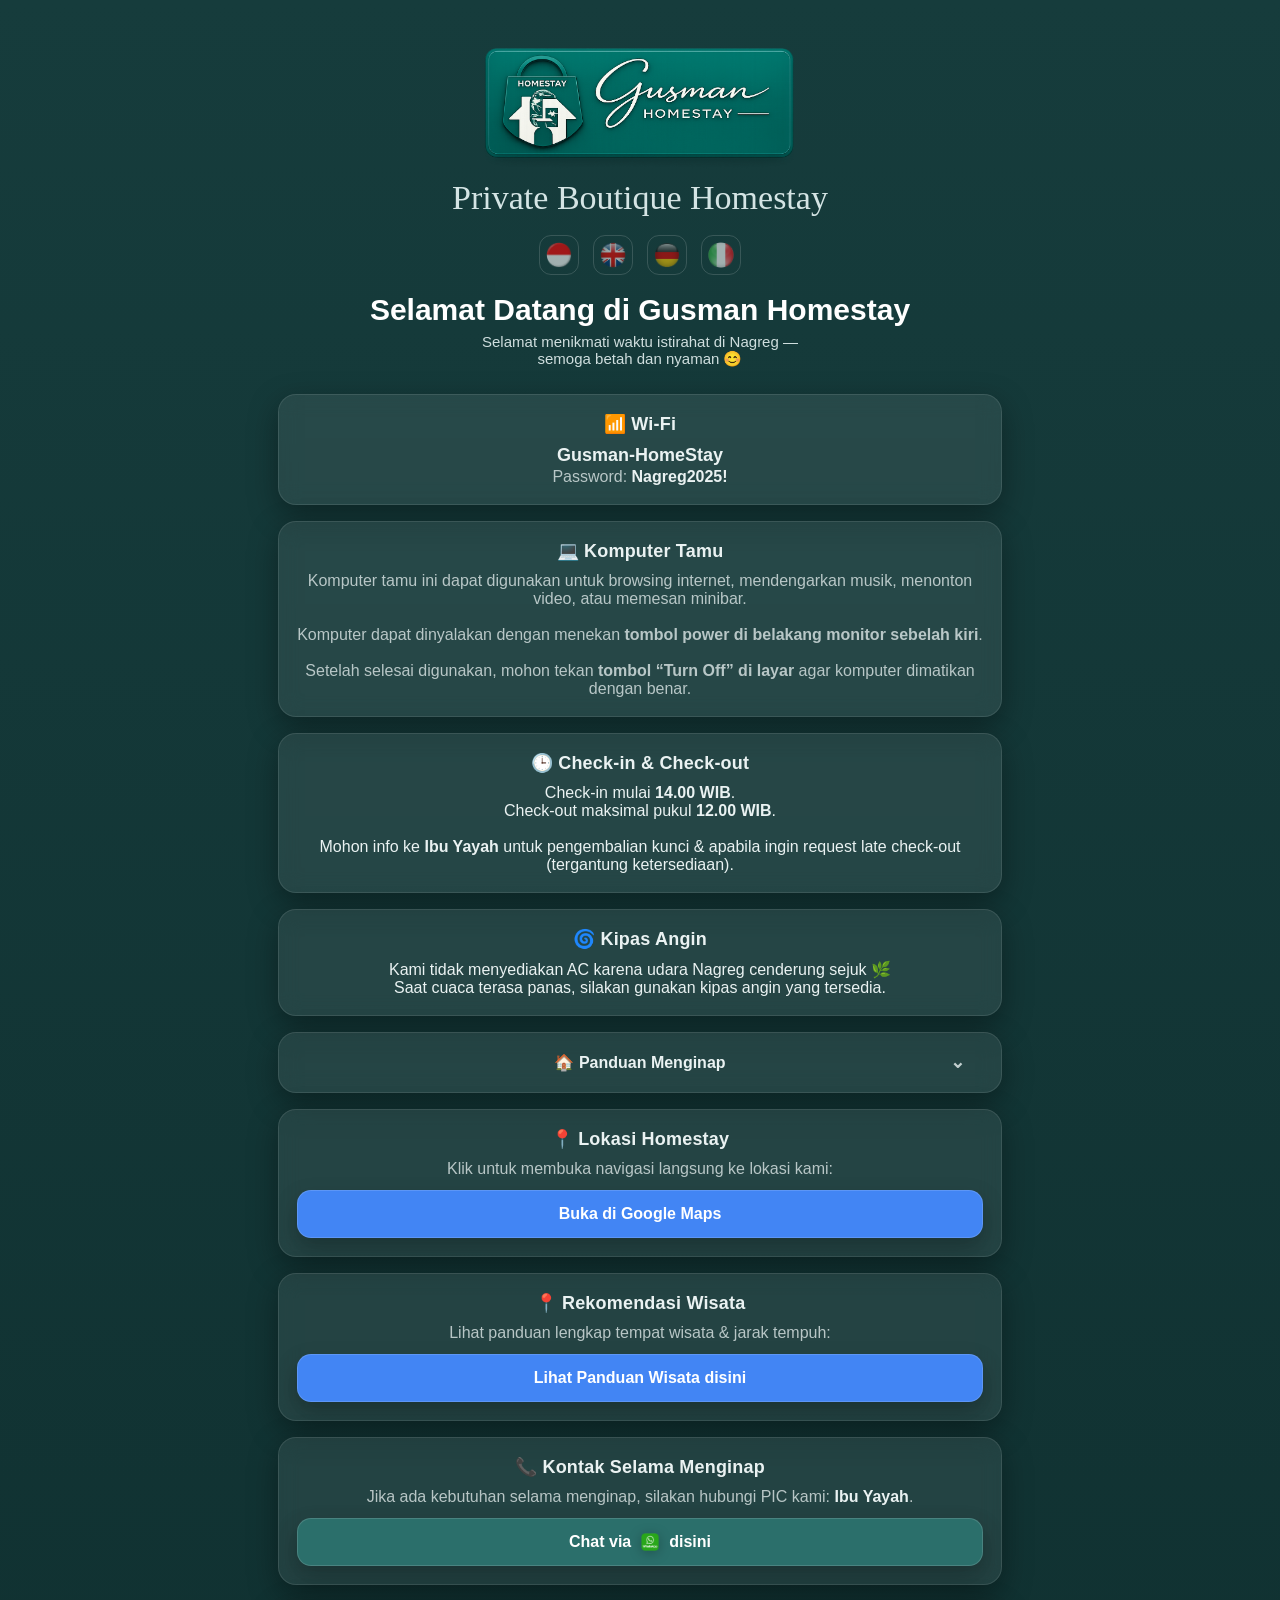
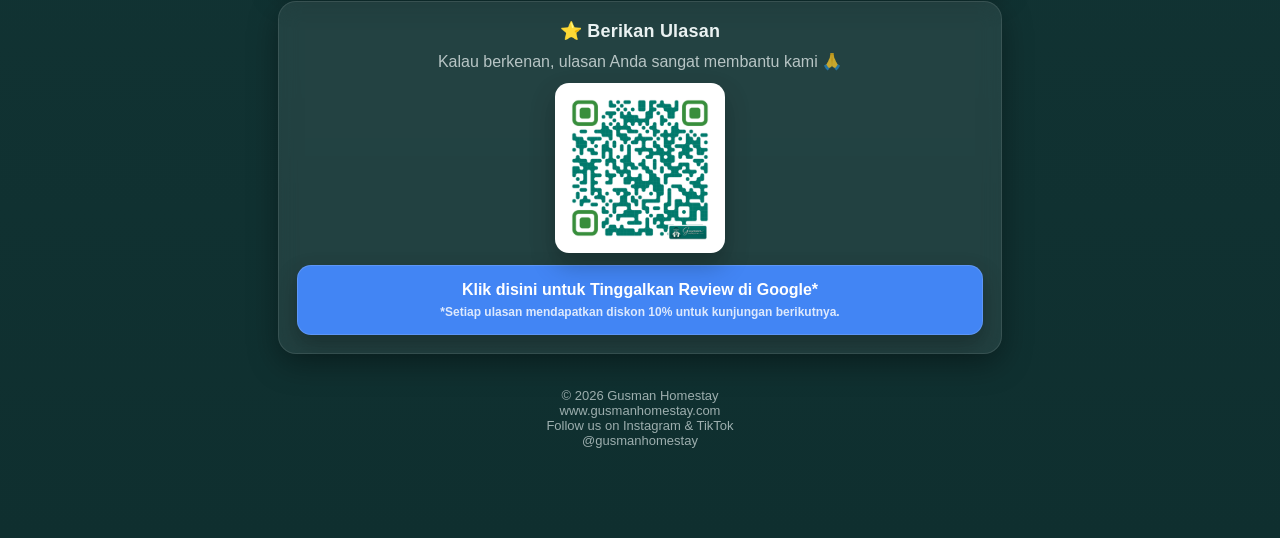
<file: stay/id.html>
<!DOCTYPE html>
<html lang="id">
<head>
  <meta charset="UTF-8" />
  <meta name="viewport" content="width=device-width, initial-scale=1.0" />
  <title>Panduan Tamu – Gusman Homestay</title>

  <style>
    :root{
      --bg1:#0f2f2f;
      --bg2:#163c3c;

      --card: rgba(255,255,255,0.08);
      --cardBorder: rgba(255,255,255,0.10);

      --text:#eaf2f2;
      --muted: rgba(234,242,242,0.75);

      --shadow: 0 10px 30px rgba(0,0,0,0.35);
      --radius: 18px;

      /* brand-ish teal (less neon than WhatsApp green) */
      --brandTeal:#2b6f6b;
      --brandTealHover:#2f7a75;

      --blue:#4285F4;
      --blueHover:#4b93ff;
    }

    *{ box-sizing:border-box; }

    body{
      margin:0;
      font-family:-apple-system,BlinkMacSystemFont,"Segoe UI",Roboto,Arial,sans-serif;
      color:var(--text);
      background:
        radial-gradient(1000px 500px at 50% -50%, rgba(255,255,255,0.12), transparent 60%),
        linear-gradient(180deg, var(--bg2), var(--bg1));
      min-height:100vh;
    }

    .container{
      max-width:760px;
      margin:auto;
      padding:34px 18px 90px;
    }

    /* Header */
    .header{
      text-align:center;
      margin:10px 0 26px;
    }

    .logo{
      text-align:center;
      margin-bottom:18px;
    }

  .lang img{
  width:56px;
  height:56px;
  object-fit:cover;
  border-radius:50%;
  display:block;
}

    .tagline{
      font-family: "Georgia", serif;
      font-size:34px;
      color:#dfeeee;
      opacity:0.95;
      margin: 0 0 14px;
      animation: floaty 2.8s ease-in-out infinite; /* dancing */
    }

    @keyframes floaty{
      0%,100% { transform: translateY(0); }
      50%     { transform: translateY(-6px); }
    }
    @media (prefers-reduced-motion: reduce){
      .tagline{ animation:none; }
    }

    h1{
      text-align:center;
      font-size:30px;
      margin:0 0 6px;
      color:#ffffff;
    }

    .subtitle{
      text-align:center;
      color:#cfdede;
      margin:0 0 22px;
      font-size:15px;
    }

    /* Cards */
    .card{
      background:var(--card);
      border:1px solid var(--cardBorder);
      padding:18px;
      border-radius:var(--radius);
      margin-bottom:16px;
      box-shadow:var(--shadow);
      backdrop-filter: blur(10px);
      text-align:center; /* centered like you wanted */
    }

    .card h2{
      margin:0 0 10px;
      font-size:18px;
      letter-spacing:0.2px;

      display:flex;
      justify-content:center;
      align-items:center;
      gap:10px;
    }

    .wifi{
      font-size:18px;
      font-weight:700;
      margin-bottom:2px;
    }

    .muted{ color:var(--muted); }

    /* Buttons */
    .button{
      display:flex;
      align-items:center;
      justify-content:center;
      gap:10px;

      text-align:center;
      padding:14px 14px;
      border-radius:14px;
      text-decoration:none;
      font-weight:800;
      margin-top:12px;

      border:1px solid rgba(255,255,255,0.14);
      box-shadow: 0 10px 22px rgba(0,0,0,0.25);
      transition: transform .15s ease, opacity .15s ease, background .15s ease;
    }
    @media (hover:hover){
      .button:hover{ transform: translateY(-1px); }
    }

    /* WhatsApp button (teal, not neon green) */
    .whatsapp{
      background:var(--brandTeal);
      color:#fff;
    }
    .whatsapp:hover{ background:var(--brandTealHover); }

    .review{
      background:var(--blue);
      color:#fff;
    }
    .review:hover{ background:var(--blueHover); }

    /* WhatsApp icon inside button */
    .wa-icon{
      width:18px;
      height:18px;
      display:inline-block;
      vertical-align:middle;
      filter: drop-shadow(0 2px 6px rgba(0,0,0,.25));
    }

    /* Review button small note */
    .btn-title{
      font-size:16px;
      line-height:1.2;
    }
    .btn-note{
      margin-top:6px;
      font-size:12px;
      font-weight:600;
      opacity:0.82;      /* smaller + softer */
      line-height:1.25;
    }

    /* QR in review card */
    .qr-wrap{
      margin-top:12px;
      display:flex;
      align-items:center;
      justify-content:center;
    }
    .qr{
      width:170px;
      max-width:70%;
      height:auto;
      border-radius:14px;
      background:#fff;
      padding:10px;
      box-shadow: 0 12px 24px rgba(0,0,0,0.25);
    }

    /* Accordion (Aturan Rumah) */
  details{
  position:relative;
  text-align:left; /* rules stay left */
}
    
.rules{
  margin-top:12px;
  color:var(--text);
  line-height:1.55;
  text-align:left;     /* keep rules left for readability */
}
    summary{
      cursor:pointer;
      list-style:none;
      user-select:none;
      display:flex;
      align-items:center;
      justify-content:space-between;
      gap:12px;
      font-weight:900;
      padding:2px 0;
    }
    summary::-webkit-details-marker{ display:none; }

    .chev{
      opacity:0.8;
      transition: transform .2s ease;
      font-size:18px;
    }
    details[open] .chev{ transform: rotate(180deg); }
    
    summary{
    justify-content:center;     /* center content */
    text-align:center;
    }

    summary .chev{
    position:absolute;
    right:18px;                /* keep arrow on the right */
    }
    .rules{
      margin-top:12px;
      color:var(--text);
      line-height:1.55;
    }
    .rules ul{
      margin:0;
      padding-left:18px;
    }
    .rules li{ margin:6px 0; }

    /* Footer */
    .footer{
      text-align:center;
      font-size:13px;
      color:rgba(234,242,242,0.65);
      margin-top:34px;
    }

    @media (max-width:420px){
      .tagline{ font-size:28px; }
      h1{ font-size:26px; }
      .logo img{ width:250px; }
    }
    
    .subtitle{
  max-width:520px;   /* prevents ugly wrapping */
  margin:0 auto 22px;
}

.subtitle-line{
  display:block;     /* always moves to next line */
}
    
.lang-switch{
  display:flex;
  justify-content:center;
  gap:14px;
  margin-bottom:18px;
}

.lang{
  display:flex;
  align-items:center;
  justify-content:center;
  padding:6px;
  border-radius:12px;
  border:1px solid rgba(255,255,255,.25);
  opacity:.6;
  transition:.2s ease;
}

.lang img{
  width:26px;
  height:auto;
  display:block;
  border-radius:4px;
}

.lang:hover{
  opacity:1;
  transform:translateY(-2px);
}

.lang.active{
  opacity:1;
  background:rgba(255,255,255,.12);
}
.button{
  transition: transform .15s ease, box-shadow .15s ease;
}

.button:active{
  transform: scale(0.97);
  box-shadow: 0 6px 14px rgba(0,0,0,0.25);
}
/* ✅ FIX: force logo size (overrides any bad img{width:100%} rule) */
.logo img{
  width:320px !important;
  max-width:92% !important;
  height:auto !important;
}

/* small screens */
@media (max-width:420px){
  .logo img{
    width:250px !important;
  }
}
  </style>
</head>

<body>
  <div class="container">

    <div class="header">
      <div class="logo">
        <img src="/images/gusman-logo-dark.webp" alt="Gusman Homestay">
        <div class="tagline">Private Boutique Homestay</div>
      </div>
      
<div class="lang-switch">
  <a href="/stay/id.html" class="lang" onclick="localStorage.setItem('langChosen','id')">
    <img src="/flags/id.png" alt="Indonesian">
  </a>
  <a href="/stay/en.html" class="lang" onclick="localStorage.setItem('langChosen','en')">
    <img src="/flags/en.png" alt="English">
  </a>
  <a href="/stay/de.html" class="lang" onclick="localStorage.setItem('langChosen','de')">
    <img src="/flags/de.png" alt="Deutsch">
  </a>
  <a href="/stay/it.html" class="lang" onclick="localStorage.setItem('langChosen','it')">
    <img src="/flags/it.png" alt="Italiano">
  </a>
</div>
      
      <h1>Selamat Datang di Gusman Homestay</h1>
      <p class="subtitle">
      Selamat menikmati waktu istirahat di Nagreg —
    <span class="subtitle-line">semoga betah dan nyaman 😊</span>
    </p>
    </div>

    <div class="card">
      <h2>📶 Wi-Fi</h2>
      <div class="wifi">Gusman-HomeStay</div>
      <div class="muted">Password: <strong style="color:var(--text)">Nagreg2025!</strong></div>
    </div>
    
<div class="card">
  <h2>💻 Komputer Tamu</h2>
  <div class="muted">
    Komputer tamu ini dapat digunakan untuk browsing internet, mendengarkan musik, menonton video, atau memesan minibar.<br><br>
    Komputer dapat dinyalakan dengan menekan <strong>tombol power di belakang monitor sebelah kiri</strong>.<br><br>
    Setelah selesai digunakan, mohon tekan <strong>tombol “Turn Off” di layar</strong> agar komputer dimatikan dengan benar.
  </div>
</div>

    <div class="card">
    <h2>🕒 Check-in & Check-out</h2>
<div>
  Check-in mulai <strong>14.00 WIB</strong>.<br>
  Check-out maksimal pukul <strong>12.00 WIB</strong>.<br><br>
  Mohon info ke <strong>Ibu Yayah</strong> untuk pengembalian kunci & apabila ingin request late check-out (tergantung ketersediaan).
</div>
    </div>

    <div class="card">
      <h2>🌀 Kipas Angin</h2>
      <div>
        Kami tidak menyediakan AC karena udara Nagreg cenderung sejuk 🌿<br>
        Saat cuaca terasa panas, silakan gunakan kipas angin yang tersedia.
      </div>
    </div>

    <div class="card">
      <details>
        <summary>
          🏠 Panduan Menginap
          <span class="chev">⌄</span>
        </summary>

        <div class="rules">
          <ul>
            <li>Dilarang merokok di dalam rumah (ruang tamu, kamar tidur, kamar mandi, dan toilet). Merokok hanya diperbolehkan di patio belakang dan teras depan.</li>
            <li>Mohon jaga ketenangan & hormati lingkungan sekitar.</li>
            <li>Jaga kebersihan rumah dan seluruh fasilitas.</li>
            <li>Matikan lampu, gas, dan perangkat elektronik saat meninggalkan rumah.</li>
            <li>Handuk/sprei/selimut bekas pakai: mohon letakkan di area yang disediakan (dekat mesin cuci).</li>
            <li>Tekanan air toilet/bidet: buka keran wastafel sedikit dulu, lalu gunakan bidet perlahan agar tekanan air keras/stabil.</li>
            <li>Mohon tidak meninggalkan barang berharga tanpa pengawasan. Kehilangan akibat kelalaian tamu menjadi tanggung jawab masing-masing.</li>
            <li>Jika ada kerusakan atau kehilangan barang, mohon segera laporkan ke PIC.</li>
            <li>Amenities hanya untuk digunakan selama menginap (yang boleh dibawa pulang: sandal tamu serta sikat & pasta gigi).</li>
            <li>Smart TV & streaming: gunakan profil “Gusman Homestay”/“Homestay” dan mohon tidak mengubah akun/pengaturan.</li>
          </ul>
        </div>
      </details>
    </div>
<div class="card">
  <h2>📍 Lokasi Homestay</h2>
  <div class="muted">Klik untuk membuka navigasi langsung ke lokasi kami:</div>
  <a class="button review" href="https://maps.google.com/?q=Gusman+Homestay+Nagreg" target="_blank" rel="noopener">
    Buka di Google Maps
  </a>
</div>
    <div class="card">
      <h2>📍 Rekomendasi Wisata</h2>
      <div class="muted">Lihat panduan lengkap tempat wisata & jarak tempuh:</div>
      <a class="button review" href="https://www.gusmanhomestay.com/files/panduan-wisata-id.pdf" target="_blank" rel="noopener">
        Lihat Panduan Wisata disini
      </a>
    </div>

    <div class="card">
      <h2>📞 Kontak Selama Menginap</h2>
      <div class="muted">
        Jika ada kebutuhan selama menginap, silakan hubungi PIC kami: <strong style="color:var(--text)">Ibu Yayah</strong>.
      </div>

      <a class="button whatsapp" href="https://wa.me/6281322750517" target="_blank" rel="noopener">
        Chat via <img src="/images/whatsapp.png" alt="WhatsApp" class="wa-icon"> disini
      </a>
    </div>

    <div class="card">
      <h2>⭐ Berikan Ulasan</h2>
      <div class="muted">Kalau berkenan, ulasan Anda sangat membantu kami 🙏</div>

     <div class="qr-wrap">
      <img class="qr" src="/images/google-review-qr.png" alt="Google Review QR">
    </div>

      <a class="button review" href="https://g.page/r/Ce6Oj_WL_eI3EBM/review" target="_blank" rel="noopener">
        <div>
          <div class="btn-title">Klik disini untuk Tinggalkan Review di Google*</div>
          <div class="btn-note">*Setiap ulasan mendapatkan diskon 10% untuk kunjungan berikutnya.</div>
        </div>
      </a>
    </div>

     <div class="footer">
    © 2026 Gusman Homestay<br>
    www.gusmanhomestay.com<br>
    Follow us on Instagram & TikTok<br>
    @gusmanhomestay
  </div>

  </div>
</body>
</html>
</file>
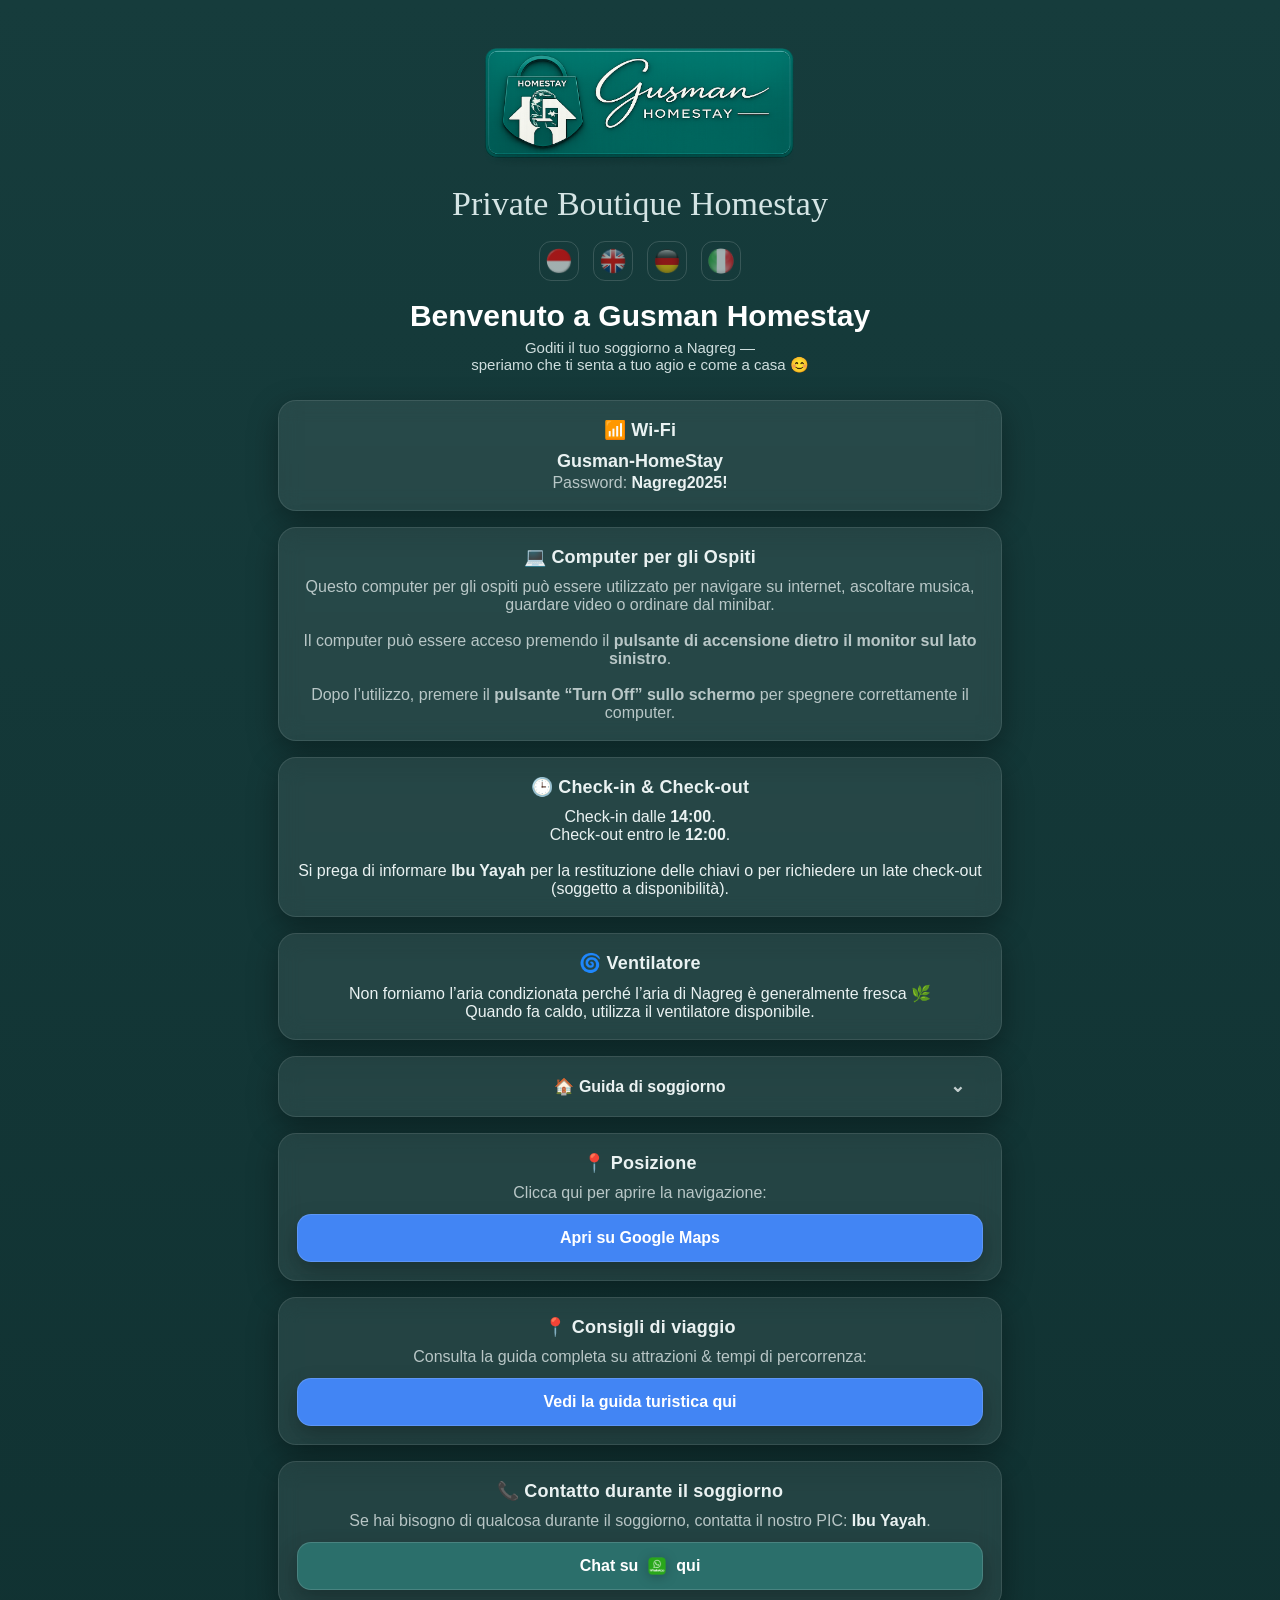
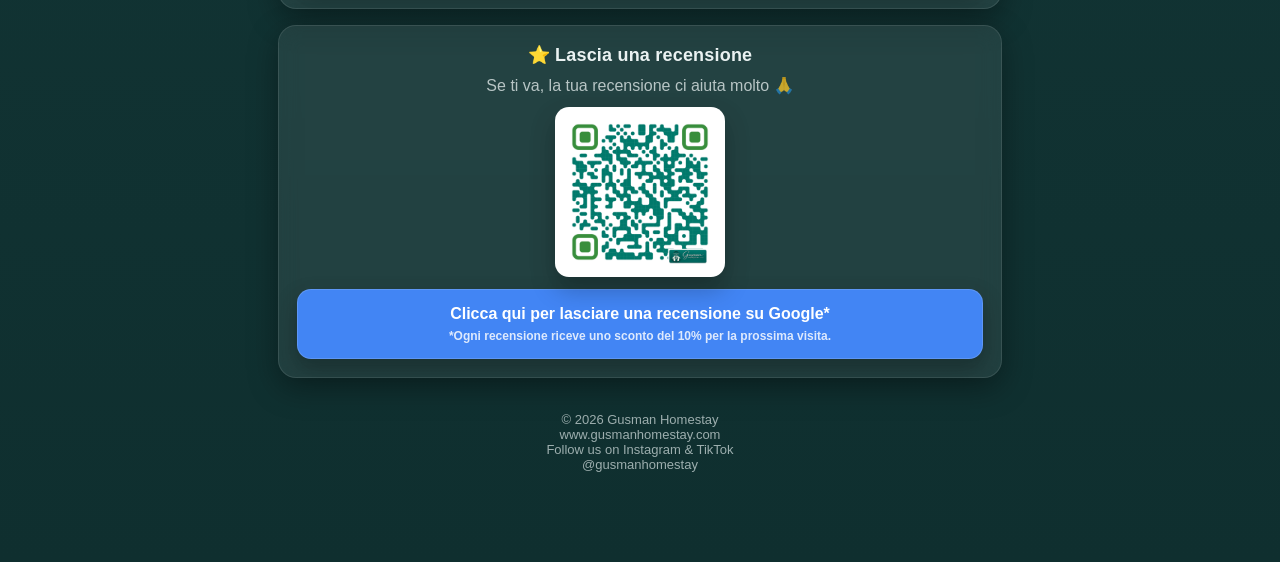
<file: stay/it.html>
<!DOCTYPE html>
<html lang="it">
<head>
  <meta charset="UTF-8" />
  <meta name="viewport" content="width=device-width, initial-scale=1.0" />
  <title>Guida Ospiti – Gusman Homestay</title>

  <style>
    :root{
      --bg1:#0f2f2f;
      --bg2:#163c3c;

      --card: rgba(255,255,255,0.08);
      --cardBorder: rgba(255,255,255,0.10);

      --text:#eaf2f2;
      --muted: rgba(234,242,242,0.75);

      --shadow: 0 10px 30px rgba(0,0,0,0.35);
      --radius: 18px;

      /* brand-ish teal (less neon than WhatsApp green) */
      --brandTeal:#2b6f6b;
      --brandTealHover:#2f7a75;

      --blue:#4285F4;
      --blueHover:#4b93ff;
    }

    *{ box-sizing:border-box; }

    body{
      margin:0;
      font-family:-apple-system,BlinkMacSystemFont,"Segoe UI",Roboto,Arial,sans-serif;
      color:var(--text);
      background:
        radial-gradient(1000px 500px at 50% -50%, rgba(255,255,255,0.12), transparent 60%),
        linear-gradient(180deg, var(--bg2), var(--bg1));
      min-height:100vh;
    }

    .container{
      max-width:760px;
      margin:auto;
      padding:34px 18px 90px;
    }

    /* Header */
    .header{
      text-align:center;
      margin:10px 0 26px;
    }

    .logo{
      text-align:center;
      margin-bottom:18px;
    }

    .logo img{
      width:320px;          /* bigger logo */
      max-width:92%;
      height:auto;
      display:block;
      margin:0 auto 10px;
    }

    .tagline{
      font-family: "Georgia", serif;
      font-size:34px;
      color:#dfeeee;
      opacity:0.95;
      margin: 0 0 14px;
      animation: floaty 2.8s ease-in-out infinite; /* dancing */
    }

    @keyframes floaty{
      0%,100% { transform: translateY(0); }
      50%     { transform: translateY(-6px); }
    }
    @media (prefers-reduced-motion: reduce){
      .tagline{ animation:none; }
    }

    h1{
      text-align:center;
      font-size:30px;
      margin:0 0 6px;
      color:#ffffff;
    }

    .subtitle{
      text-align:center;
      color:#cfdede;
      margin:0 0 22px;
      font-size:15px;
    }

    /* Cards */
    .card{
      background:var(--card);
      border:1px solid var(--cardBorder);
      padding:18px;
      border-radius:var(--radius);
      margin-bottom:16px;
      box-shadow:var(--shadow);
      backdrop-filter: blur(10px);
      text-align:center; /* centered like you wanted */
    }

    .card h2{
      margin:0 0 10px;
      font-size:18px;
      letter-spacing:0.2px;

      display:flex;
      justify-content:center;
      align-items:center;
      gap:10px;
    }

    .wifi{
      font-size:18px;
      font-weight:700;
      margin-bottom:2px;
    }

    .muted{ color:var(--muted); }

    /* Buttons */
    .button{
      display:flex;
      align-items:center;
      justify-content:center;
      gap:10px;

      text-align:center;
      padding:14px 14px;
      border-radius:14px;
      text-decoration:none;
      font-weight:800;
      margin-top:12px;

      border:1px solid rgba(255,255,255,0.14);
      box-shadow: 0 10px 22px rgba(0,0,0,0.25);
      transition: transform .15s ease, opacity .15s ease, background .15s ease;
    }
    @media (hover:hover){
      .button:hover{ transform: translateY(-1px); }
    }

    /* WhatsApp button (teal, not neon green) */
    .whatsapp{
      background:var(--brandTeal);
      color:#fff;
    }
    .whatsapp:hover{ background:var(--brandTealHover); }

    .review{
      background:var(--blue);
      color:#fff;
    }
    .review:hover{ background:var(--blueHover); }

    /* WhatsApp icon inside button */
    .wa-icon{
      width:18px;
      height:18px;
      display:inline-block;
      vertical-align:middle;
      filter: drop-shadow(0 2px 6px rgba(0,0,0,.25));
    }

    /* Review button small note */
    .btn-title{
      font-size:16px;
      line-height:1.2;
    }
    .btn-note{
      margin-top:6px;
      font-size:12px;
      font-weight:600;
      opacity:0.82;      /* smaller + softer */
      line-height:1.25;
    }

    /* QR in review card */
    .qr-wrap{
      margin-top:12px;
      display:flex;
      align-items:center;
      justify-content:center;
    }
    .qr{
      width:170px;
      max-width:70%;
      height:auto;
      border-radius:14px;
      background:#fff;
      padding:10px;
      box-shadow: 0 12px 24px rgba(0,0,0,0.25);
    }

    /* Accordion (Aturan Rumah) */
    details{
      position:relative;
      text-align:left; /* rules stay left */
    }

    .rules{
      margin-top:12px;
      color:var(--text);
      line-height:1.55;
      text-align:left;     /* keep rules left for readability */
    }
    summary{
      cursor:pointer;
      list-style:none;
      user-select:none;
      display:flex;
      align-items:center;
      justify-content:space-between;
      gap:12px;
      font-weight:900;
      padding:2px 0;
    }
    summary::-webkit-details-marker{ display:none; }

    .chev{
      opacity:0.8;
      transition: transform .2s ease;
      font-size:18px;
    }
    details[open] .chev{ transform: rotate(180deg); }

    summary{
      justify-content:center;     /* center content */
      text-align:center;
    }

    summary .chev{
      position:absolute;
      right:18px;                /* keep arrow on the right */
    }
    .rules{
      margin-top:12px;
      color:var(--text);
      line-height:1.55;
    }
    .rules ul{
      margin:0;
      padding-left:18px;
    }
    .rules li{ margin:6px 0; }

    /* Footer */
    .footer{
      text-align:center;
      font-size:13px;
      color:rgba(234,242,242,0.65);
      margin-top:34px;
    }

    @media (max-width:420px){
      .tagline{ font-size:28px; }
      h1{ font-size:26px; }
      .logo img{ width:250px; }
    }

    .subtitle{
      max-width:520px;   /* prevents ugly wrapping */
      margin:0 auto 22px;
    }

    .subtitle-line{
      display:block;     /* always moves to next line */
    }

   .lang-switch{
  display:flex;
  justify-content:center;
  gap:14px;
  margin-bottom:18px;
}

.lang{
  display:flex;
  align-items:center;
  justify-content:center;
  padding:6px;
  border-radius:12px;
  border:1px solid rgba(255,255,255,.25);
  opacity:.6;
  transition:.2s ease;
}

.lang img{
  width:26px;
  height:auto;
  display:block;
  border-radius:4px;
}

.lang:hover{
  opacity:1;
  transform:translateY(-2px);
}

.lang.active{
  opacity:1;
  background:rgba(255,255,255,.12);
}
    .button{
      transition: transform .15s ease, box-shadow .15s ease;
    }

    .button:active{
      transform: scale(0.97);
      box-shadow: 0 6px 14px rgba(0,0,0,0.25);
    }
/* ✅ FIX: force logo size (overrides any bad img{width:100%} rule) */
.logo img{
  width:320px !important;
  max-width:92% !important;
  height:auto !important;
}

/* small screens */
@media (max-width:420px){
  .logo img{
    width:250px !important;
  }
}
  </style>
</head>

<body>
  <div class="container">

    <div class="header">
      <div class="logo">
        <img src="/images/gusman-logo-dark.webp" alt="Gusman Homestay">
        <div class="tagline">Private Boutique Homestay</div>
      </div>

      <div class="lang-switch">
  <a href="/stay/id.html" class="lang" onclick="localStorage.setItem('langChosen','id')">
    <img src="/flags/id.png" alt="Indonesian">
  </a>
  <a href="/stay/en.html" class="lang" onclick="localStorage.setItem('langChosen','en')">
    <img src="/flags/en.png" alt="English">
  </a>
  <a href="/stay/de.html" class="lang" onclick="localStorage.setItem('langChosen','de')">
    <img src="/flags/de.png" alt="Deutsch">
  </a>
  <a href="/stay/it.html" class="lang" onclick="localStorage.setItem('langChosen','it')">
    <img src="/flags/it.png" alt="Italiano">
  </a>
</div>

      <h1>Benvenuto a Gusman Homestay</h1>
      <p class="subtitle">
        Goditi il tuo soggiorno a Nagreg —
        <span class="subtitle-line">speriamo che ti senta a tuo agio e come a casa 😊</span>
      </p>
    </div>

    <div class="card">
      <h2>📶 Wi-Fi</h2>
      <div class="wifi">Gusman-HomeStay</div>
      <div class="muted">Password: <strong style="color:var(--text)">Nagreg2025!</strong></div>
    </div>

<div class="card">
  <h2>💻 Computer per gli Ospiti</h2>
  <div class="muted">
    Questo computer per gli ospiti può essere utilizzato per navigare su internet, ascoltare musica, guardare video o ordinare dal minibar.<br><br>
    Il computer può essere acceso premendo il <strong>pulsante di accensione dietro il monitor sul lato sinistro</strong>.<br><br>
    Dopo l’utilizzo, premere il <strong>pulsante “Turn Off” sullo schermo</strong> per spegnere correttamente il computer.
  </div>
</div>
    
    <div class="card">
    <h2>🕒 Check-in & Check-out</h2>
<div>
  Check-in dalle <strong>14:00</strong>.<br>
  Check-out entro le <strong>12:00</strong>.<br><br>
  Si prega di informare <strong>Ibu Yayah</strong> per la restituzione delle chiavi o per richiedere un late check-out (soggetto a disponibilità).
</div>
    </div>

    <div class="card">
      <h2>🌀 Ventilatore</h2>
      <div>
        Non forniamo l’aria condizionata perché l’aria di Nagreg è generalmente fresca 🌿<br>
        Quando fa caldo, utilizza il ventilatore disponibile.
      </div>
    </div>

    <div class="card">
      <details>
        <summary>
          🏠 Guida di soggiorno
          <span class="chev">⌄</span>
        </summary>

        <div class="rules">
          <ul>
            <li>È vietato fumare all’interno della casa (soggiorno, camere da letto, bagno e toilette). È consentito fumare solo nel patio posteriore e nella terrazza anteriore.</li>
            <li>Si prega di mantenere la tranquillità e rispettare l’ambiente circostante.</li>
            <li>Mantenere pulita la casa e tutte le strutture.</li>
            <li>Spegnere luci, gas e dispositivi elettronici quando si lascia la casa.</li>
            <li>Asciugamani/lenzuola/coperte usati: si prega di lasciarli nell’area designata (vicino alla lavatrice).</li>
            <li>Pressione dell’acqua WC/bidet: aprire leggermente prima il rubinetto del lavandino, poi usare il bidet lentamente per mantenere la pressione più forte / stabile.</li>
            <li>Non lasciare oggetti di valore incustoditi. Le perdite dovute a negligenza sono responsabilità dell’ospite.</li>
            <li>In caso di danni o smarrimento di oggetti, informare immediatamente il PIC.</li>
            <li>I servizi (amenities) sono solo per l’uso durante il soggiorno (è consentito portare via: pantofole, spazzolino e dentifricio).</li>
            <li>Smart TV & streaming: utilizzare il profilo “Gusman Homestay”/“Homestay” e non modificare account o impostazioni.</li>
          </ul>
        </div>
      </details>
    </div>
<div class="card">
  <h2>📍 Posizione</h2>
  <div class="muted">Clicca qui per aprire la navigazione:</div>
  <a class="button review" href="https://maps.google.com/?q=Gusman+Homestay+Nagreg" target="_blank" rel="noopener">
    Apri su Google Maps
  </a>
</div>
    <div class="card">
      <h2>📍 Consigli di viaggio</h2>
      <div class="muted">Consulta la guida completa su attrazioni & tempi di percorrenza:</div>
      <a class="button review" href="https://www.gusmanhomestay.com/files/panduan-wisata-it.pdf" target="_blank" rel="noopener">
        Vedi la guida turistica qui
      </a>
    </div>

    <div class="card">
      <h2>📞 Contatto durante il soggiorno</h2>
      <div class="muted">
        Se hai bisogno di qualcosa durante il soggiorno, contatta il nostro PIC: <strong style="color:var(--text)">Ibu Yayah</strong>.
      </div>

      <a class="button whatsapp" href="https://wa.me/6281322750517" target="_blank" rel="noopener">
        Chat su <img src="/images/whatsapp.png" alt="WhatsApp" class="wa-icon"> qui
      </a>
    </div>

    <div class="card">
      <h2>⭐ Lascia una recensione</h2>
      <div class="muted">Se ti va, la tua recensione ci aiuta molto 🙏</div>

      <div class="qr-wrap">
        <img class="qr" src="/images/google-review-qr.png" alt="QR Google Review">
      </div>

      <a class="button review" href="https://g.page/r/Ce6Oj_WL_eI3EBM/review" target="_blank" rel="noopener">
        <div>
          <div class="btn-title">Clicca qui per lasciare una recensione su Google*</div>
          <div class="btn-note">*Ogni recensione riceve uno sconto del 10% per la prossima visita.</div>
        </div>
      </a>
    </div>

    <div class="footer">
      © 2026 Gusman Homestay<br>
      www.gusmanhomestay.com<br>
      Follow us on Instagram & TikTok<br>
      @gusmanhomestay
    </div>

  </div>
</body>
</html>
</file>
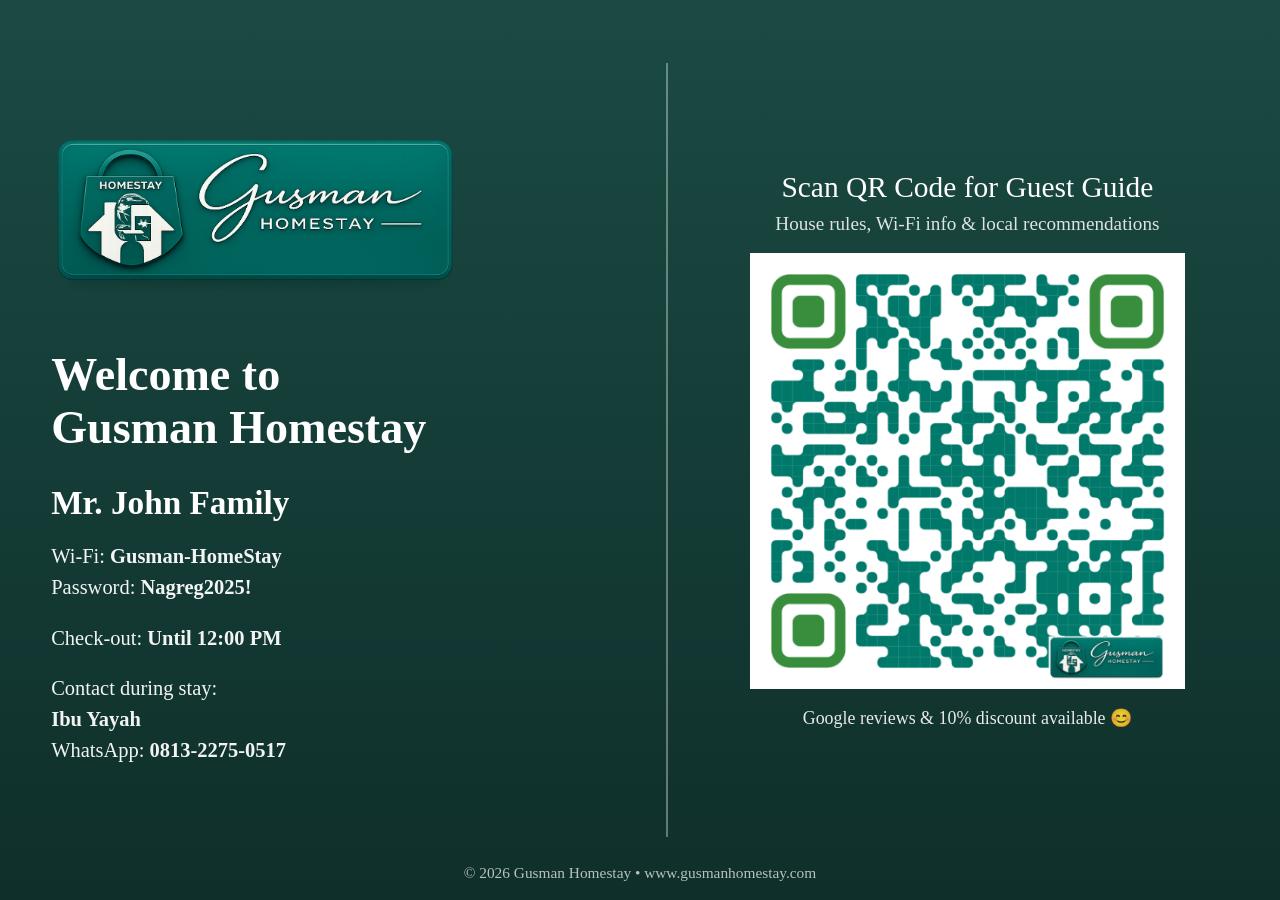
<file: stay/tv-en.html>
<!DOCTYPE html>
<html lang="en">
<head>
<meta charset="UTF-8">
<meta name="viewport" content="width=device-width, initial-scale=1.0">

<title>Welcome – Gusman Homestay</title>

<style>
:root{
  /* 🌿 GREEN TEAL – logo match */
  --bg1:#0f2f2a;
  --bg2:#1b4a44;
  --text:#ffffff;
}

*{
  box-sizing:border-box;
  margin:0;
  padding:0;
}

html, body{
  width:100%;
  height:100%;
  overflow:hidden;              /* 🔥 TV SAFE */
  font-family: "Georgia", serif;
  background:
    radial-gradient(1200px 600px at 50% -40%, rgba(255,255,255,0.10), transparent 60%),
    linear-gradient(180deg, var(--bg2), var(--bg1));
  color:var(--text);
}

.tv-wrap{
  width:100vw;
  height:100vh;
  display:flex;
  align-items:center;
  justify-content:center;
}

.tv-card{
  width:92vw;
  height:86vh;
  display:grid;
  grid-template-columns: 1fr 1fr;
  gap:4vw;
  align-items:center;
}

/* LEFT */
.left{
  display:flex;
  flex-direction:column;
  justify-content:center;
  gap:2.2vh;
}

.logo{
  max-width:32vw;   /* 🔥 BIG LOGO */
  margin-bottom:3vh;
}

h1{
  font-size:3.6vw;
  line-height:1.15;
}

.guest{
  font-size:2.6vw;
  margin-top:1vh;
}

.info{
  font-size:1.6vw;
  line-height:1.5;
  opacity:.95;
}

/* RIGHT */
.right{
  height:100%;
  display:flex;
  flex-direction:column;
  justify-content:center;
  align-items:center;
  text-align:center;
  border-left:2px solid rgba(255,255,255,.35);
  padding-left:3vw;
}

.qr-title{
  font-size:2.3vw;
  margin-bottom:1vh;
  white-space:nowrap;   /* 🔥 ONE LINE */
}

.qr-sub{
  font-size:1.5vw;
  opacity:.85;
  margin-bottom:2vh;
}

.qr{
  width:clamp(420px, 34vw, 680px);
}

.qr-note{
  margin-top:2vh;
  font-size:1.4vw;
  opacity:.9;
}

/* FOOTER */
.footer{
  position:absolute;
  bottom:2vh;
  width:100%;
  text-align:center;
  font-size:1.2vw;
  opacity:.7;
}
</style>
</head>

<body>

<div class="tv-wrap">
  <div class="tv-card">

    <!-- LEFT -->
    <div class="left">

      <!-- LOGO -->
      <img src="/images/gusman-logo-dark.webp" class="logo" alt="Gusman Homestay">

      <h1>Welcome to<br>Gusman Homestay</h1>

      <!-- 🔁 CHANGE GUEST NAME HERE -->
      <div class="guest"><strong>Mr. John Family</strong></div>

      <div class="info">
        Wi-Fi: <strong>Gusman-HomeStay</strong><br>
        Password: <strong>Nagreg2025!</strong>
      </div>

      <div class="info">
        Check-out: <strong>Until 12:00 PM</strong>
      </div>

      <div class="info">
        Contact during stay:<br>
        <strong>Ibu Yayah</strong><br>
        WhatsApp: <strong>0813-2275-0517</strong>
      </div>

    </div>

    <!-- RIGHT -->
    <div class="right">

      <div class="qr-title">Scan QR Code for Guest Guide</div>
      <div class="qr-sub">House rules, Wi-Fi info & local recommendations</div>

      <img src="/images/guide-qr.png" class="qr" alt="Guest Guide QR Code">

      <div class="qr-note">
        Google reviews & 10% discount available 😊
      </div>

    </div>

  </div>
</div>

<div class="footer">
  © 2026 Gusman Homestay • www.gusmanhomestay.com
</div>
</body>
</html>
</file>
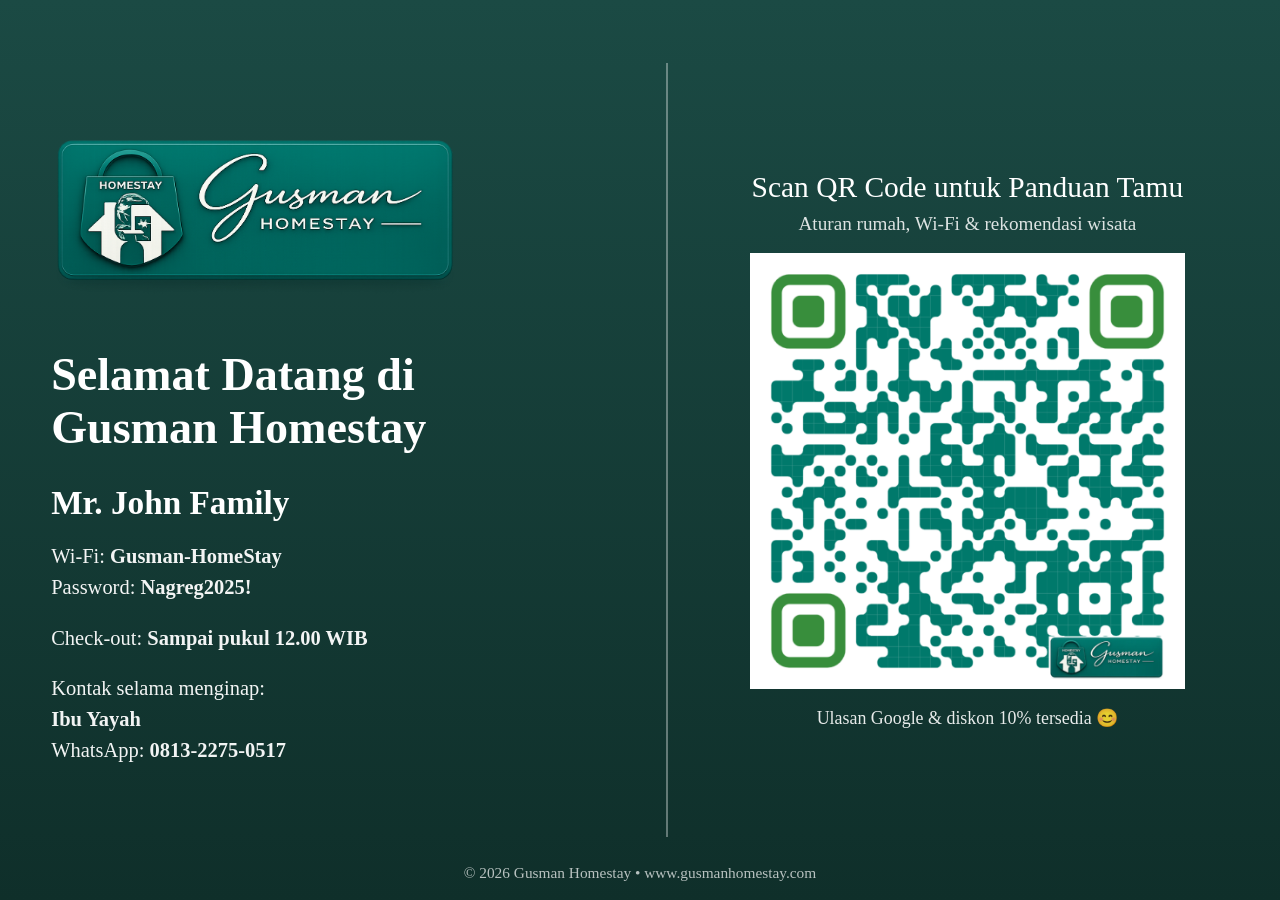
<file: stay/tv-id.html>
<!DOCTYPE html>
<html lang="id">
<head>
<meta charset="UTF-8">
<meta name="viewport" content="width=device-width, initial-scale=1.0">

<title>Selamat Datang – Gusman Homestay</title>

<style>
:root{
  /* 🌿 GREEN TEAL – logo match */
  --bg1:#0f2f2a;
  --bg2:#1b4a44;
  --text:#ffffff;
}

*{
  box-sizing:border-box;
  margin:0;
  padding:0;
}

html, body{
  width:100%;
  height:100%;
  overflow:hidden;              /* 🔥 TV SAFE */
  font-family: "Georgia", serif;
  background:
    radial-gradient(1200px 600px at 50% -40%, rgba(255,255,255,0.10), transparent 60%),
    linear-gradient(180deg, var(--bg2), var(--bg1));
  color:var(--text);
}

.tv-wrap{
  width:100vw;
  height:100vh;
  display:flex;
  align-items:center;
  justify-content:center;
}

.tv-card{
  width:92vw;
  height:86vh;
  display:grid;
  grid-template-columns: 1fr 1fr;
  gap:4vw;
  align-items:center;
}

/* LEFT */
.left{
  display:flex;
  flex-direction:column;
  justify-content:center;
  gap:2.2vh;
}

.logo{
  max-width:32vw;   /* 🔥 BIGGER LOGO */
  margin-bottom:3vh;
}

h1{
  font-size:3.6vw;
  line-height:1.15;
}

.guest{
  font-size:2.6vw;
  margin-top:1vh;
}

.info{
  font-size:1.6vw;
  line-height:1.5;
  opacity:.95;
}

/* RIGHT */
.right{
  height:100%;
  display:flex;
  flex-direction:column;
  justify-content:center;
  align-items:center;
  text-align:center;
  border-left:2px solid rgba(255,255,255,.35);
  padding-left:3vw;
}

.qr-title{
  font-size:2.3vw;
  margin-bottom:1vh;
  white-space:nowrap;   /* 🔥 FORCE ONE LINE */
}

.qr-sub{
  font-size:1.5vw;
  opacity:.85;
  margin-bottom:2vh;
}

.qr{
  width:clamp(420px, 34vw, 680px);
}

.qr-note{
  margin-top:2vh;
  font-size:1.4vw;
  opacity:.9;
}

/* FOOTER */
.footer{
  position:absolute;
  bottom:2vh;
  width:100%;
  text-align:center;
  font-size:1.2vw;
  opacity:.7;
}
</style>
</head>

<body>

<div class="tv-wrap">
  <div class="tv-card">

    <!-- LEFT -->
    <div class="left">

      <!-- LOGO -->
      <img src="/images/gusman-logo-dark.webp" class="logo" alt="Gusman Homestay">

      <h1>Selamat Datang di<br>Gusman Homestay</h1>

      <!-- 🔁 GANTI NAMA TAMU -->
     <div class="guest"><strong>Mr. John Family</strong></div>

      <div class="info">
        Wi-Fi: <strong>Gusman-HomeStay</strong><br>
        Password: <strong>Nagreg2025!</strong>
      </div>

      <div class="info">
        Check-out: <strong>Sampai pukul 12.00 WIB</strong>
      </div>

      <div class="info">
        Kontak selama menginap:<br>
        <strong>Ibu Yayah</strong><br>
        WhatsApp: <strong>0813-2275-0517</strong>
      </div>

    </div>

    <!-- RIGHT -->
    <div class="right">

      <div class="qr-title">Scan QR Code untuk Panduan Tamu</div>
      <div class="qr-sub">Aturan rumah, Wi-Fi & rekomendasi wisata</div>

      <img src="/images/guide-qr.png" class="qr" alt="QR Panduan Tamu">

      <div class="qr-note">
        Ulasan Google & diskon 10% tersedia 😊
      </div>

    </div>

  </div>
</div>

<div class="footer">
  © 2026 Gusman Homestay • www.gusmanhomestay.com
</div>
</body>
</html>
</file>
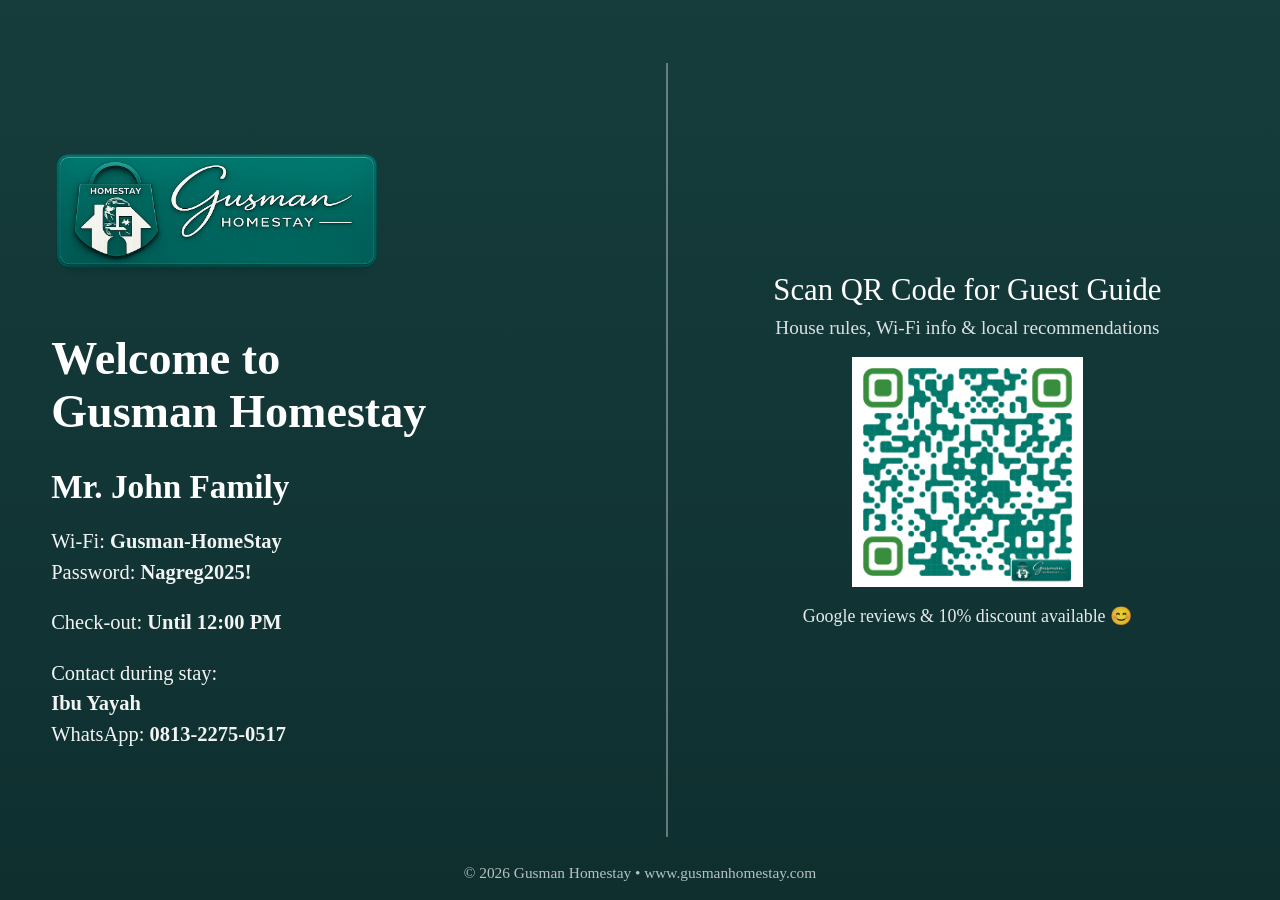
<file: stay/tv.html>
<!DOCTYPE html>
<html lang="en">
<head>
<meta charset="UTF-8">
<meta name="viewport" content="width=device-width, initial-scale=1.0">

<title>Welcome – Gusman Homestay</title>

<style>
:root{
  --bg1:#0f2f2f;
  --bg2:#163c3c;
  --text:#ffffff;
}

*{
  box-sizing:border-box;
  margin:0;
  padding:0;
}

html, body{
  width:100%;
  height:100%;
  overflow:hidden;              /* 🔥 NO SCROLL */
  font-family: "Georgia", serif;
  background:
    radial-gradient(1200px 600px at 50% -40%, rgba(255,255,255,0.12), transparent 60%),
    linear-gradient(180deg, var(--bg2), var(--bg1));
  color:var(--text);
}

.tv-wrap{
  width:100vw;
  height:100vh;
  display:flex;
  align-items:center;
  justify-content:center;
}

.tv-card{
  width:92vw;
  height:86vh;
  display:grid;
  grid-template-columns: 1fr 1fr;
  gap:4vw;
  align-items:center;
}

/* LEFT SIDE */
.left{
  display:flex;
  flex-direction:column;
  justify-content:center;
  gap:2.2vh;
}

.logo{
  max-width:26vw;
  margin-bottom:3vh;
}

h1{
  font-size:3.6vw;
  line-height:1.15;
}

.guest{
  font-size:2.6vw;
  margin-top:1vh;
}

.info{
  font-size:1.6vw;
  line-height:1.5;
  opacity:.95;
}

/* RIGHT SIDE */
.right{
  height:100%;
  display:flex;
  flex-direction:column;
  justify-content:center;
  align-items:center;
  text-align:center;
  border-left:2px solid rgba(255,255,255,.35);
  padding-left:3vw;
}

.qr-title{
  font-size:2.4vw;
  margin-bottom:1vh;
}

.qr-sub{
  font-size:1.5vw;
  opacity:.85;
  margin-bottom:2vh;
}

.qr{
  width:18vw;
  max-width:320px;
}

.qr-note{
  margin-top:2vh;
  font-size:1.4vw;
  opacity:.9;
}

/* FOOTER */
.footer{
  position:absolute;
  bottom:2vh;
  width:100%;
  text-align:center;
  font-size:1.2vw;
  opacity:.7;
}
</style>
</head>

<body>

<div class="tv-wrap">
  <div class="tv-card">

    <!-- LEFT -->
    <div class="left">

      <!-- ✅ LOGO (FIXED PATH) -->
      <img src="/images/gusman-logo-dark.webp" class="logo" alt="Gusman Homestay">

      <h1>Welcome to<br>Gusman Homestay</h1>

      <!-- 🔁 CHANGE GUEST NAME HERE -->
      <div class="guest"><strong>Mr. John Family</strong></div>

      <div class="info">
        Wi-Fi: <strong>Gusman-HomeStay</strong><br>
        Password: <strong>Nagreg2025!</strong>
      </div>

      <div class="info">
        Check-out: <strong>Until 12:00 PM</strong>
      </div>

      <div class="info">
        Contact during stay:<br>
        <strong>Ibu Yayah</strong><br>
        WhatsApp: <strong>0813-2275-0517</strong>
      </div>

    </div>

    <!-- RIGHT -->
    <div class="right">

      <div class="qr-title">Scan QR Code for Guest Guide</div>
      <div class="qr-sub">House rules, Wi-Fi info & local recommendations</div>

      <!-- ✅ TRANSPARENT WHITE QR -->
      <img src="/images/guide-qr.png" class="qr" alt="Guest Guide QR">

      <div class="qr-note">
        Google reviews & 10% discount available 😊
      </div>

    </div>

  </div>
</div>

<div class="footer">
  © 2026 Gusman Homestay • www.gusmanhomestay.com
</div>

</body>
</html>
</file>
